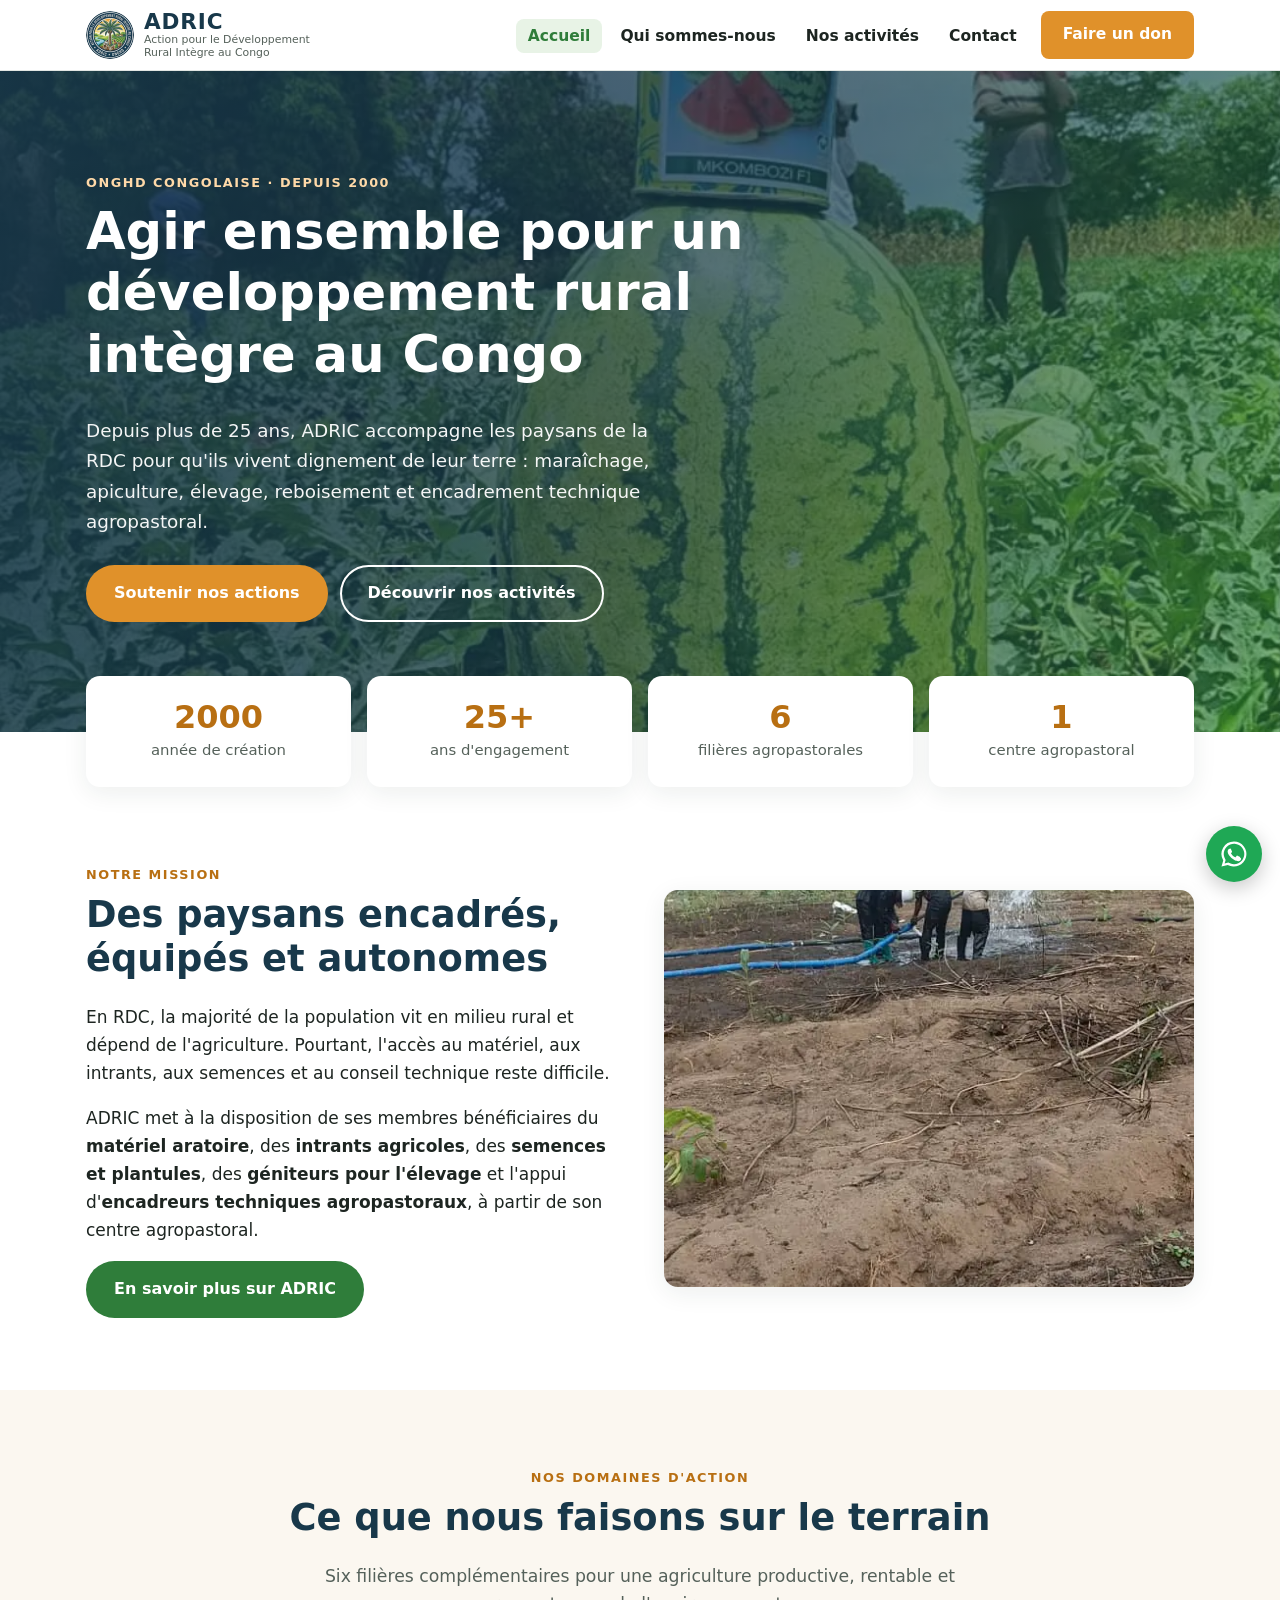
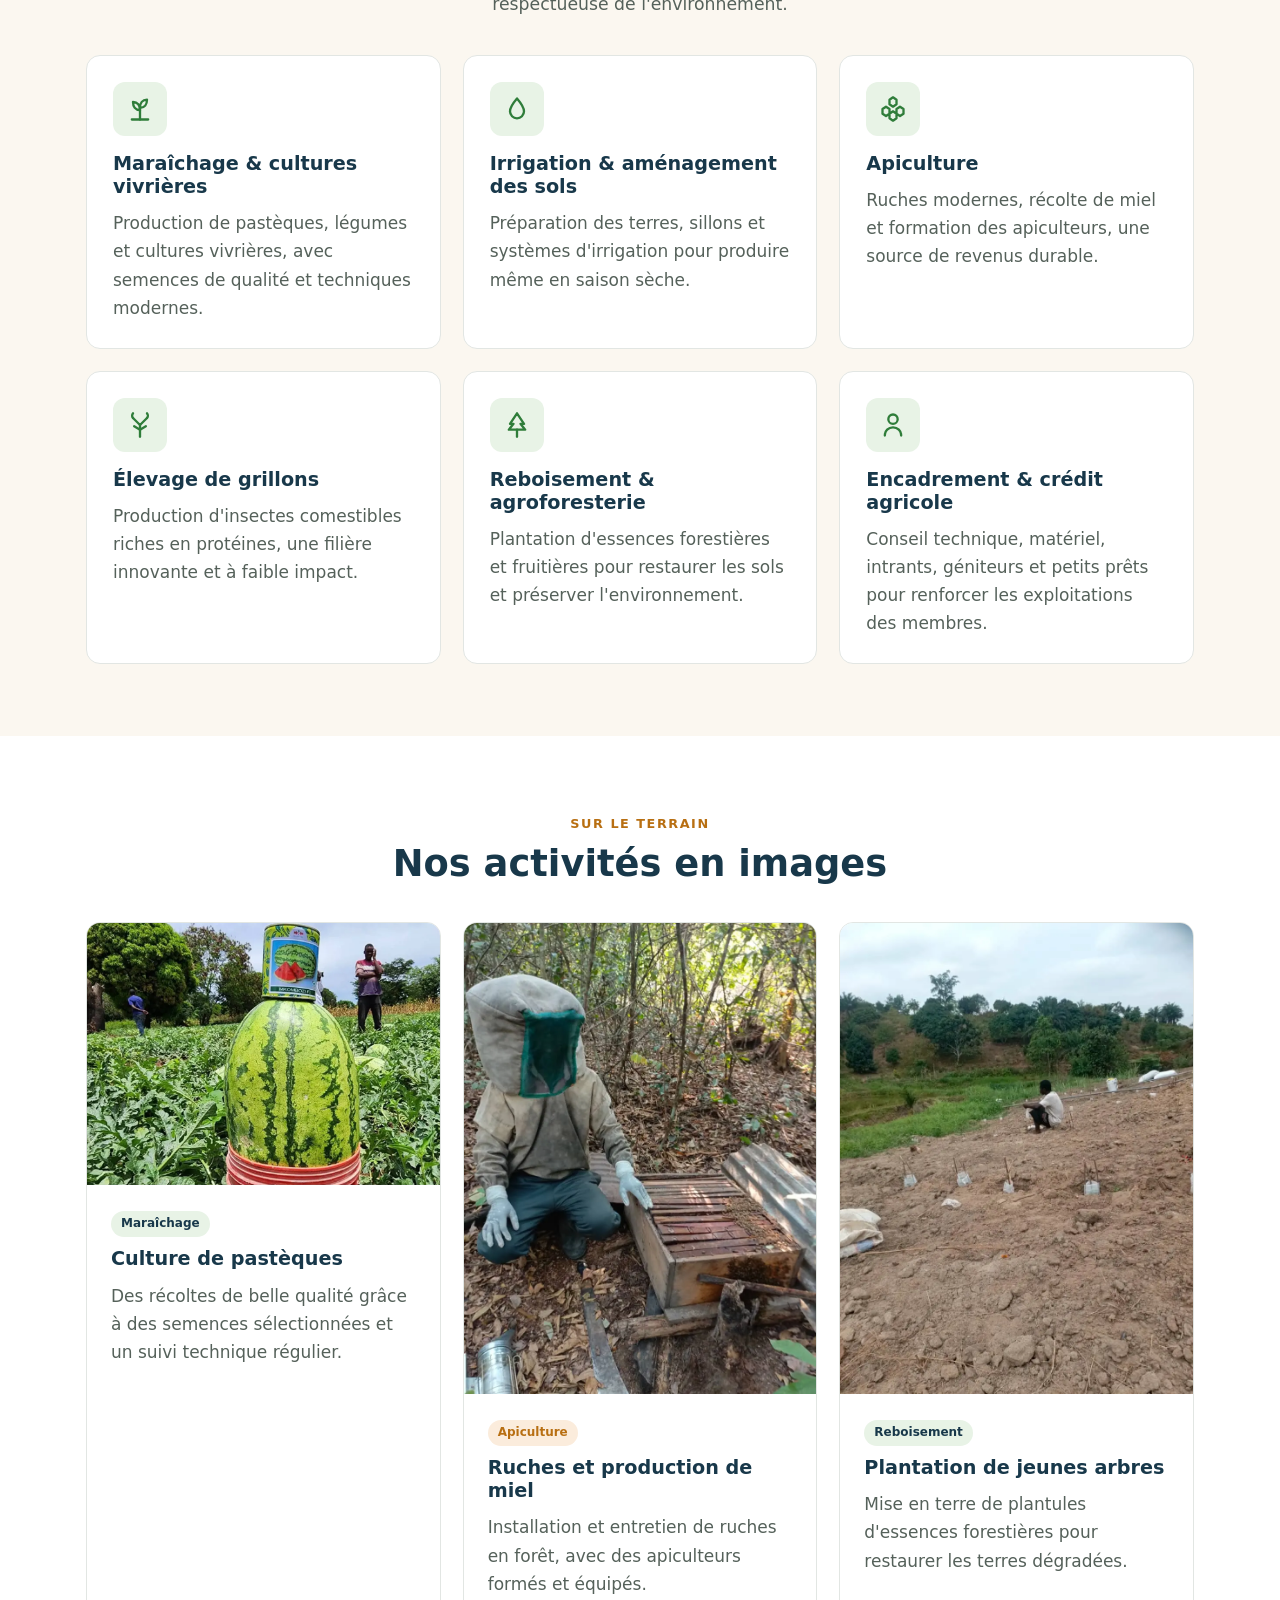
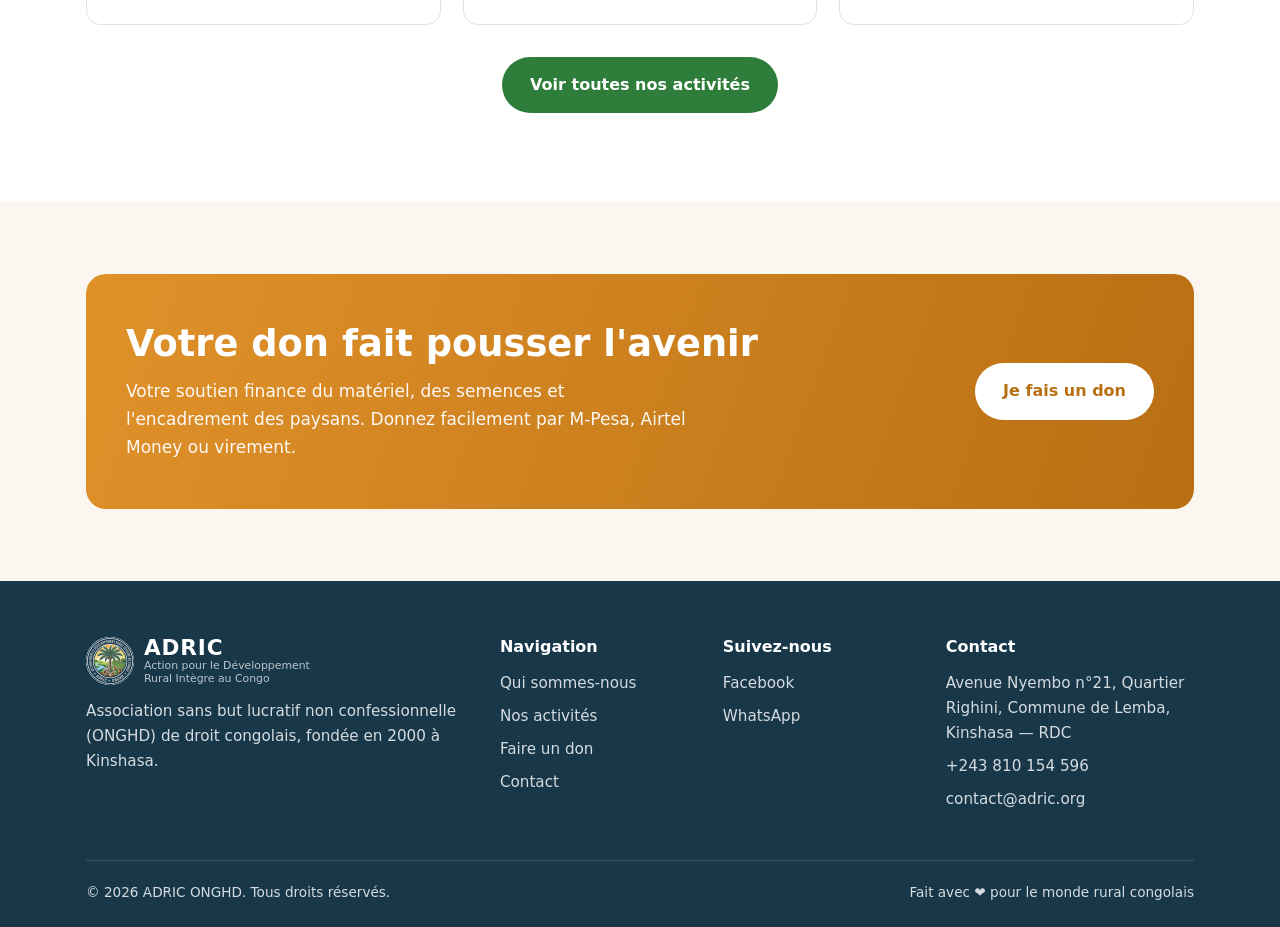
<file: index.html>
<!doctype html>
<html lang="fr">
<head>
  <meta charset="utf-8">
  <meta name="viewport" content="width=device-width, initial-scale=1">
  <title>ADRIC — Action pour le Développement Rural Intègre au Congo</title>
  <meta name="description" content="ADRIC est une ONG de développement congolaise fondée en 2000 à Kinshasa : maraîchage, apiculture, élevage, reboisement et encadrement technique des paysans en RDC.">
  <link rel="icon" href="images/favicon.png" type="image/png">
  <link rel="stylesheet" href="css/style.css">
</head>
<body>

<header class="entete">
  <div class="conteneur">
    <a href="index.html" class="logo" aria-label="ADRIC, accueil">
      <img src="images/logo-96.png" alt="" width="48" height="48">
      <span><strong>ADRIC</strong><small>Action pour le Développement Rural Intègre au Congo</small></span>
    </a>
    <button class="menu-bouton" aria-label="Ouvrir le menu" aria-expanded="false">
      <svg viewBox="0 0 24 24" fill="none" stroke="currentColor" stroke-width="2.2" stroke-linecap="round"><path d="M4 7h16M4 12h16M4 17h16"/></svg>
    </button>
    <nav class="nav">
      <ul>
        <li><a href="index.html" aria-current="page">Accueil</a></li>
        <li><a href="a-propos.html">Qui sommes-nous</a></li>
        <li><a href="projets.html">Nos activités</a></li>
        <li><a href="contact.html">Contact</a></li>
        <li><a href="don.html" class="btn">Faire un don</a></li>
      </ul>
    </nav>
  </div>
</header>

<main>
  <section class="heros">
    <div class="conteneur">
      <span class="surtitre" style="color:#ffd9a8">ONGHD congolaise · Depuis 2000</span>
      <h1>Agir ensemble pour un développement rural intègre au Congo</h1>
      <p>Depuis plus de 25 ans, ADRIC accompagne les paysans de la RDC pour qu'ils vivent dignement de leur terre : maraîchage, apiculture, élevage, reboisement et encadrement technique agropastoral.</p>
      <div class="actions">
        <a href="don.html" class="btn btn--ocre">Soutenir nos actions</a>
        <a href="projets.html" class="btn btn--contour">Découvrir nos activités</a>
      </div>
    </div>
  </section>

  <div class="conteneur">
    <div class="chiffres">
      <div class="chiffre"><strong>2000</strong><span>année de création</span></div>
      <div class="chiffre"><strong>25+</strong><span>ans d'engagement</span></div>
      <div class="chiffre"><strong>6</strong><span>filières agropastorales</span></div>
      <div class="chiffre"><strong>1</strong><span>centre agropastoral</span></div>
    </div>
  </div>

  <section class="section">
    <div class="conteneur grille grille--2">
      <div>
        <span class="surtitre">Notre mission</span>
        <h2>Des paysans encadrés, équipés et autonomes</h2>
        <p>En RDC, la majorité de la population vit en milieu rural et dépend de l'agriculture. Pourtant, l'accès au matériel, aux intrants, aux semences et au conseil technique reste difficile.</p>
        <p>ADRIC met à la disposition de ses membres bénéficiaires du <strong>matériel aratoire</strong>, des <strong>intrants agricoles</strong>, des <strong>semences et plantules</strong>, des <strong>géniteurs pour l'élevage</strong> et l'appui d'<strong>encadreurs techniques agropastoraux</strong>, à partir de son centre agropastoral.</p>
        <a href="a-propos.html" class="btn btn--vert">En savoir plus sur ADRIC</a>
      </div>
      <img class="photo" src="images/irrigation.webp" alt="Équipe d'ADRIC installant un système d'irrigation dans un champ" loading="lazy">
    </div>
  </section>

  <section class="section section--sable">
    <div class="conteneur">
      <div class="centre">
        <span class="surtitre">Nos domaines d'action</span>
        <h2>Ce que nous faisons sur le terrain</h2>
        <p class="intro">Six filières complémentaires pour une agriculture productive, rentable et respectueuse de l'environnement.</p>
      </div>
      <div class="grille grille--3" style="margin-top:36px">
        <article class="carte">
          <div class="icone"><svg viewBox="0 0 24 24" fill="none" stroke="currentColor" stroke-width="2" stroke-linecap="round" stroke-linejoin="round"><path d="M12 21V11"/><path d="M12 13c-4 0-6-3-6-7 4 0 6 3 6 7zM12 11c0-4 2-7 6-7 0 4-2 7-6 7z"/><path d="M5 21h14"/></svg></div>
          <h3>Maraîchage & cultures vivrières</h3>
          <p>Production de pastèques, légumes et cultures vivrières, avec semences de qualité et techniques modernes.</p>
        </article>
        <article class="carte">
          <div class="icone"><svg viewBox="0 0 24 24" fill="none" stroke="currentColor" stroke-width="2" stroke-linecap="round" stroke-linejoin="round"><path d="M12 3s6 7 6 11a6 6 0 0 1-12 0c0-4 6-11 6-11z"/></svg></div>
          <h3>Irrigation & aménagement des sols</h3>
          <p>Préparation des terres, sillons et systèmes d'irrigation pour produire même en saison sèche.</p>
        </article>
        <article class="carte">
          <div class="icone"><svg viewBox="0 0 24 24" fill="none" stroke="currentColor" stroke-width="2" stroke-linecap="round" stroke-linejoin="round"><path d="M12 2l3 2v4l-3 2-3-2V4z"/><path d="M6 10l3 2v4l-3 2-3-2v-4zM18 10l3 2v4l-3 2-3-2v-4zM12 14l3 2v4l-3 2-3-2v-4z"/></svg></div>
          <h3>Apiculture</h3>
          <p>Ruches modernes, récolte de miel et formation des apiculteurs, une source de revenus durable.</p>
        </article>
        <article class="carte">
          <div class="icone"><svg viewBox="0 0 24 24" fill="none" stroke="currentColor" stroke-width="2" stroke-linecap="round" stroke-linejoin="round"><path d="M12 22V12"/><path d="M12 12L6 6M12 12l6-6M12 16l-5-3M12 16l5-3"/><path d="M6 6c-1-1-1-3 0-4M18 6c1-1 1-3 0-4"/></svg></div>
          <h3>Élevage de grillons</h3>
          <p>Production d'insectes comestibles riches en protéines, une filière innovante et à faible impact.</p>
        </article>
        <article class="carte">
          <div class="icone"><svg viewBox="0 0 24 24" fill="none" stroke="currentColor" stroke-width="2" stroke-linecap="round" stroke-linejoin="round"><path d="M12 22v-6"/><path d="M12 2l6 9h-3l4 5H5l4-5H6z"/></svg></div>
          <h3>Reboisement & agroforesterie</h3>
          <p>Plantation d'essences forestières et fruitières pour restaurer les sols et préserver l'environnement.</p>
        </article>
        <article class="carte">
          <div class="icone"><svg viewBox="0 0 24 24" fill="none" stroke="currentColor" stroke-width="2" stroke-linecap="round" stroke-linejoin="round"><circle cx="12" cy="7" r="4"/><path d="M5 21c0-4 3-7 7-7s7 3 7 7"/></svg></div>
          <h3>Encadrement & crédit agricole</h3>
          <p>Conseil technique, matériel, intrants, géniteurs et petits prêts pour renforcer les exploitations des membres.</p>
        </article>
      </div>
    </div>
  </section>

  <section class="section">
    <div class="conteneur">
      <div class="centre">
        <span class="surtitre">Sur le terrain</span>
        <h2>Nos activités en images</h2>
      </div>
      <div class="grille grille--3" style="margin-top:36px">
        <article class="carte projet">
          <div class="visuel"><img src="images/pasteques.webp" alt="Pastèque récoltée dans un champ d'ADRIC" loading="lazy"></div>
          <div class="corps">
            <span class="etiquette">Maraîchage</span>
            <h3>Culture de pastèques</h3>
            <p>Des récoltes de belle qualité grâce à des semences sélectionnées et un suivi technique régulier.</p>
          </div>
        </article>
        <article class="carte projet">
          <div class="visuel"><img src="images/apiculture.webp" alt="Apiculteur d'ADRIC en tenue de protection devant une ruche" loading="lazy"></div>
          <div class="corps">
            <span class="etiquette etiquette--ocre">Apiculture</span>
            <h3>Ruches et production de miel</h3>
            <p>Installation et entretien de ruches en forêt, avec des apiculteurs formés et équipés.</p>
          </div>
        </article>
        <article class="carte projet">
          <div class="visuel"><img src="images/reboisement.webp" alt="Jeunes plants alignés sur une parcelle en cours de reboisement" loading="lazy"></div>
          <div class="corps">
            <span class="etiquette">Reboisement</span>
            <h3>Plantation de jeunes arbres</h3>
            <p>Mise en terre de plantules d'essences forestières pour restaurer les terres dégradées.</p>
          </div>
        </article>
      </div>
      <p class="centre" style="margin-top:32px"><a href="projets.html" class="btn btn--vert">Voir toutes nos activités</a></p>
    </div>
  </section>

  <section class="section section--sable">
    <div class="conteneur">
      <div class="bandeau-don">
        <div>
          <h2>Votre don fait pousser l'avenir</h2>
          <p>Votre soutien finance du matériel, des semences et l'encadrement des paysans. Donnez facilement par M-Pesa, Airtel Money ou virement.</p>
        </div>
        <a href="don.html" class="btn">Je fais un don</a>
      </div>
    </div>
  </section>
</main>

<footer class="pied">
  <div class="conteneur">
    <div class="grille">
      <div>
        <a href="index.html" class="logo">
          <img src="images/logo-96.png" alt="" width="48" height="48">
          <span><strong>ADRIC</strong><small>Action pour le Développement Rural Intègre au Congo</small></span>
        </a>
        <p>Association sans but lucratif non confessionnelle (ONGHD) de droit congolais, fondée en 2000 à Kinshasa.</p>
      </div>
      <div>
        <h3>Navigation</h3>
        <ul>
          <li><a href="a-propos.html">Qui sommes-nous</a></li>
          <li><a href="projets.html">Nos activités</a></li>
          <li><a href="don.html">Faire un don</a></li>
          <li><a href="contact.html">Contact</a></li>
        </ul>
      </div>
      <div>
        <h3>Suivez-nous</h3>
        <ul>
          <li><a href="#">Facebook</a></li>
          <li><a href="#" data-whatsapp="Bonjour ADRIC,">WhatsApp</a></li>
        </ul>
      </div>
      <div>
        <h3>Contact</h3>
        <ul>
          <li>Avenue Nyembo n°21, Quartier Righini, Commune de Lemba, Kinshasa — RDC</li>
          <li><a href="tel:+243810154596">+243 810 154 596</a></li>
          <li><a href="mailto:contact@adric.org">contact@adric.org</a></li>
        </ul>
      </div>
    </div>
    <div class="pied-bas">
      <span>© <span data-annee></span> ADRIC ONGHD. Tous droits réservés.</span>
      <span>Fait avec ❤ pour le monde rural congolais</span>
    </div>
  </div>
</footer>

<a class="whatsapp-flottant" href="#" data-whatsapp="Bonjour ADRIC, je souhaite avoir des informations." aria-label="Nous écrire sur WhatsApp">
  <svg viewBox="0 0 24 24" fill="currentColor"><path d="M12 2a10 10 0 0 0-8.6 15.1L2 22l5-1.3A10 10 0 1 0 12 2zm0 18.2a8.2 8.2 0 0 1-4.2-1.2l-.3-.2-3 .8.8-2.9-.2-.3A8.2 8.2 0 1 1 12 20.2zm4.5-6.1c-.2-.1-1.5-.7-1.7-.8-.2-.1-.4-.1-.6.1l-.8 1c-.1.2-.3.2-.5.1a6.7 6.7 0 0 1-3.3-2.9c-.2-.4.3-.4.8-1.3.1-.2 0-.3 0-.4l-.8-1.8c-.2-.5-.4-.4-.6-.4h-.5a1 1 0 0 0-.7.3 3 3 0 0 0-.9 2.2 5.2 5.2 0 0 0 1.1 2.8 11.9 11.9 0 0 0 4.6 4c1.7.7 2.3.8 3.2.7.5-.1 1.5-.6 1.7-1.2.2-.6.2-1.1.1-1.2l-.4-.2z"/></svg>
</a>

<script src="js/main.js"></script>
</body>
</html>
</file>
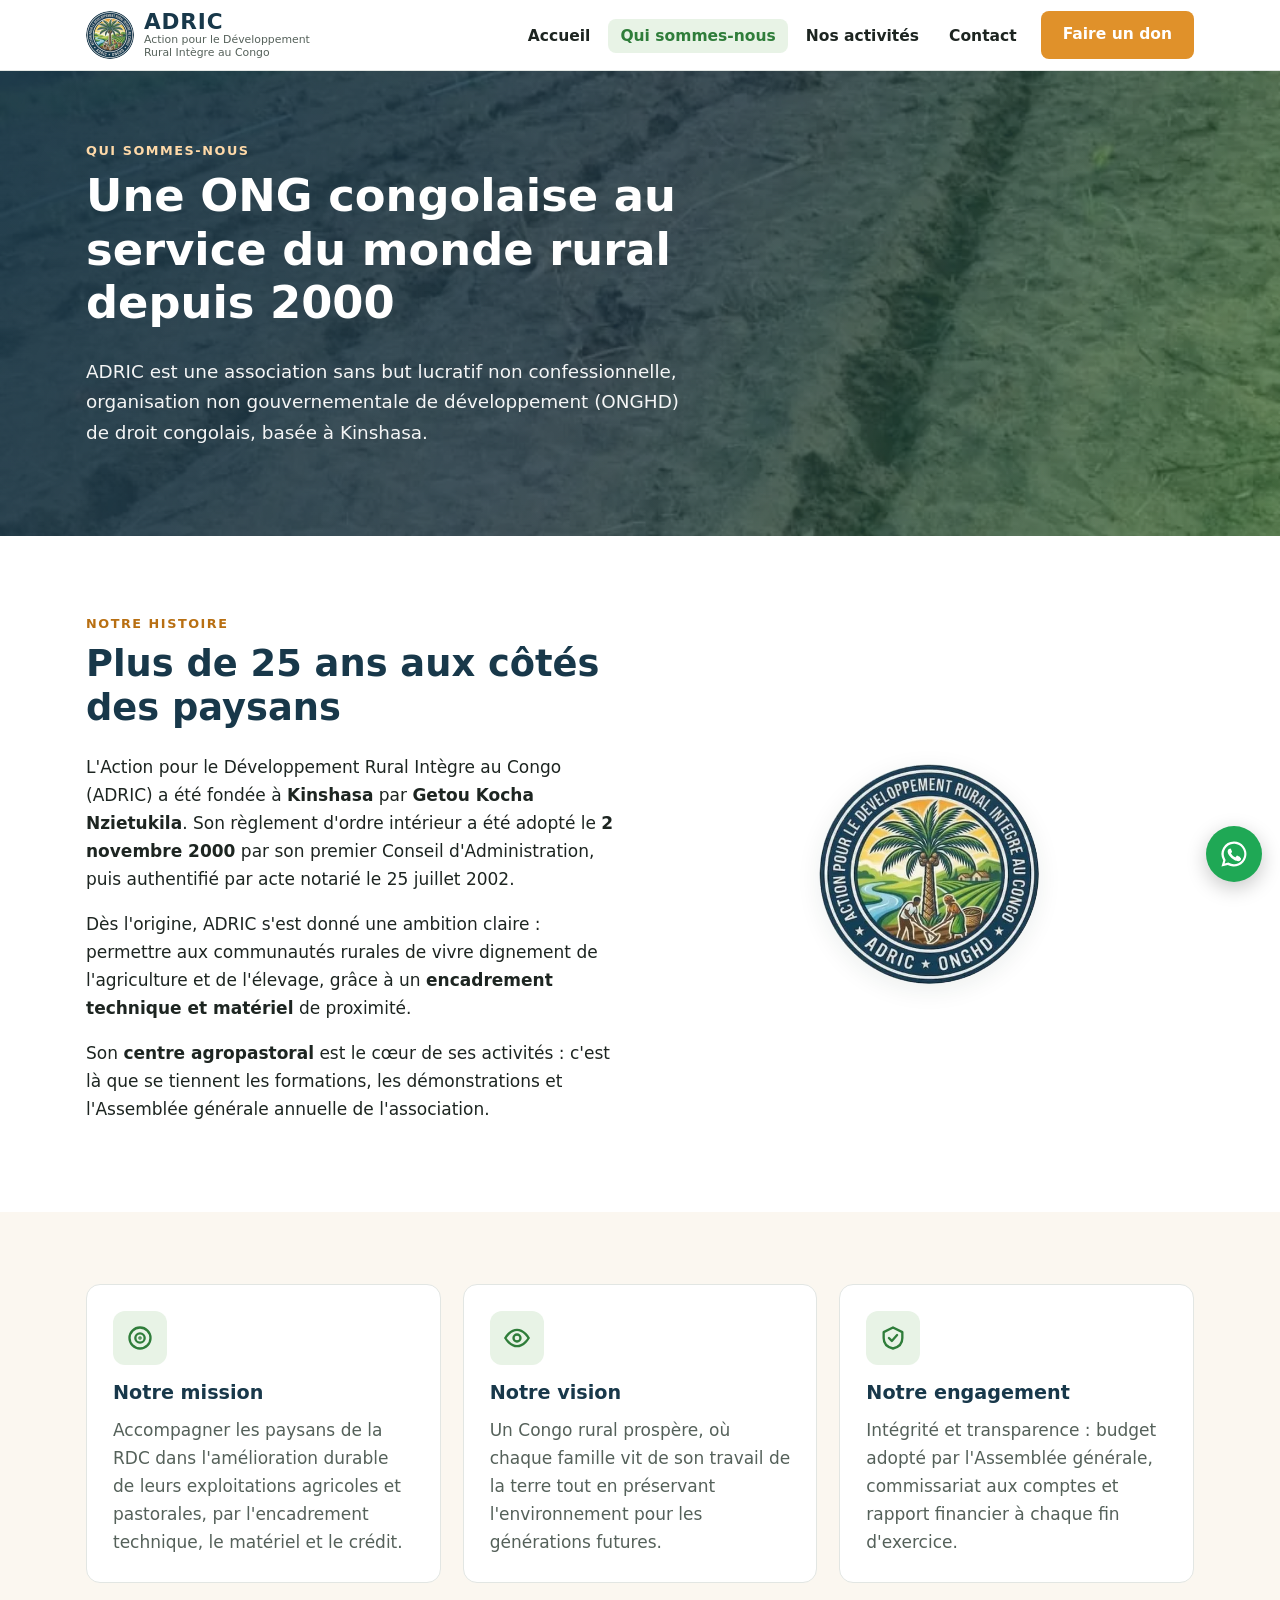
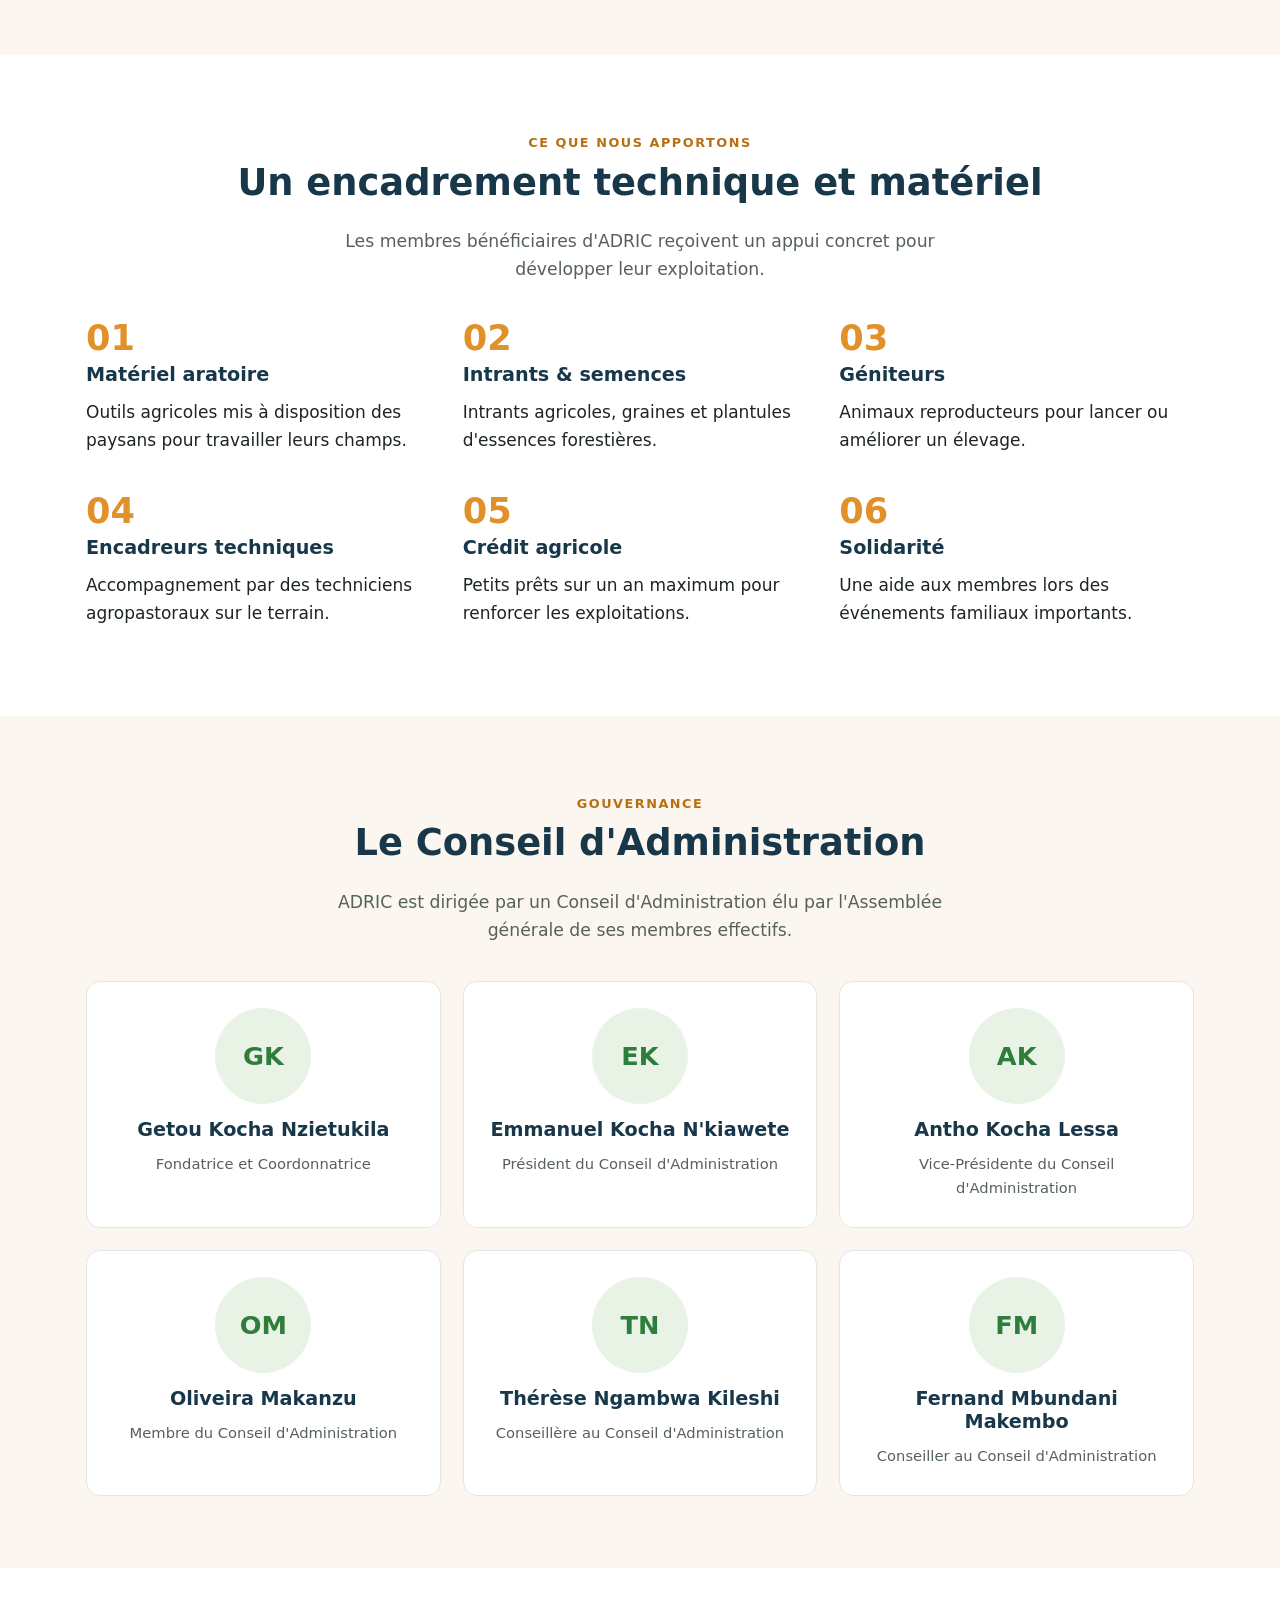
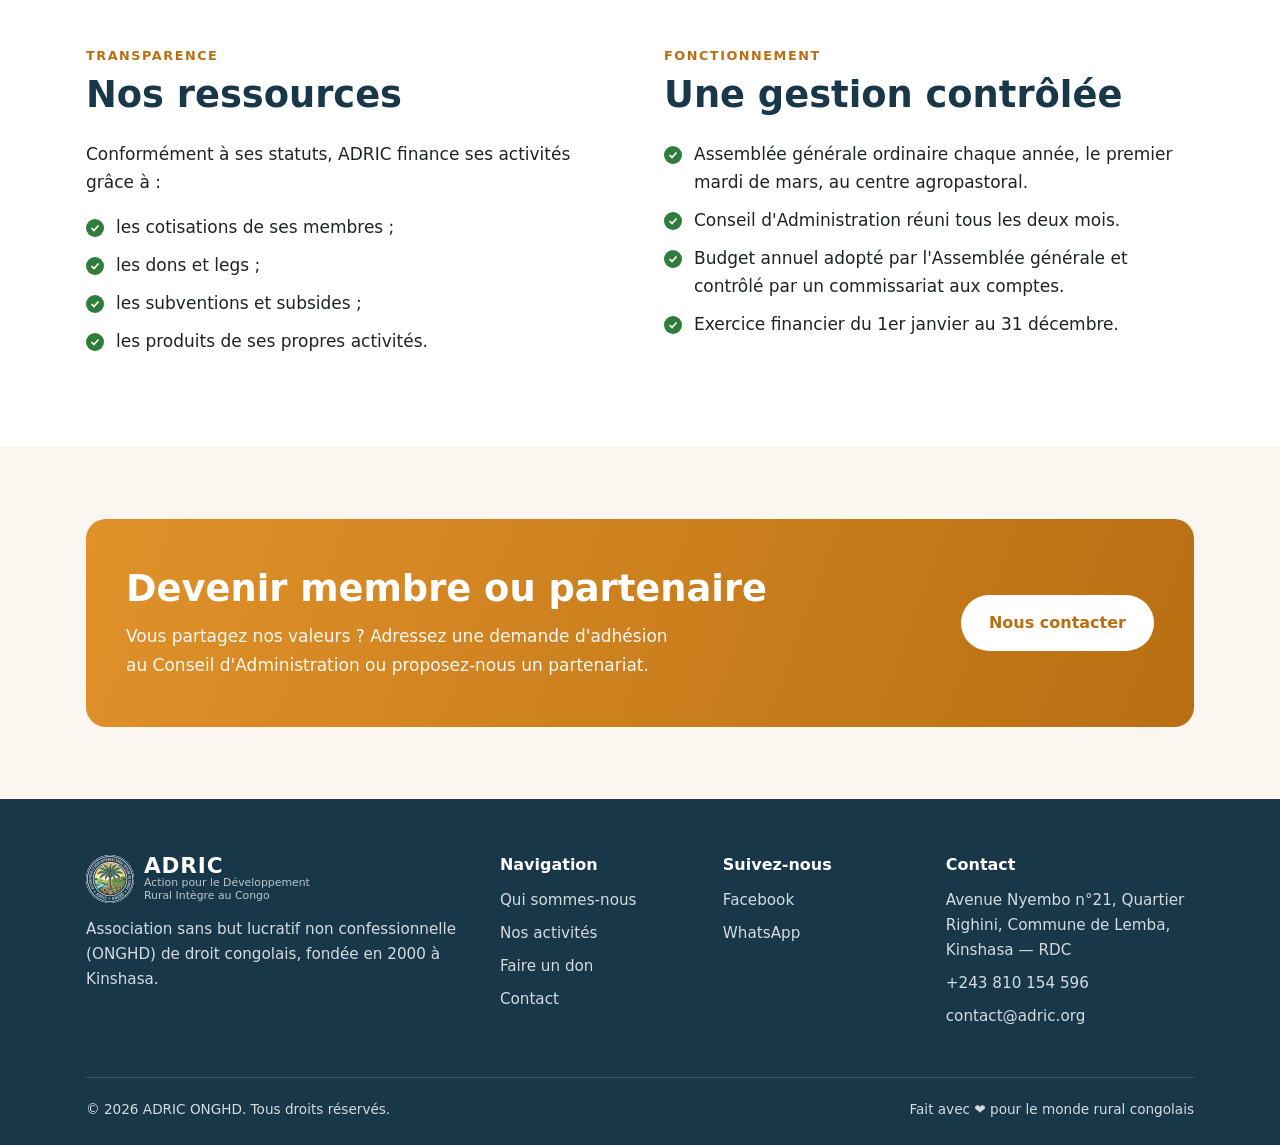
<file: a-propos.html>
<!doctype html>
<html lang="fr">
<head>
  <meta charset="utf-8">
  <meta name="viewport" content="width=device-width, initial-scale=1">
  <title>Qui sommes-nous — ADRIC</title>
  <meta name="description" content="Histoire, mission, gouvernance et transparence d'ADRIC, ONGHD congolaise fondée en 2000 à Kinshasa.">
  <link rel="icon" href="images/favicon.png" type="image/png">
  <link rel="stylesheet" href="css/style.css">
</head>
<body>

<header class="entete">
  <div class="conteneur">
    <a href="index.html" class="logo" aria-label="ADRIC, accueil">
      <img src="images/logo-96.png" alt="" width="48" height="48">
      <span><strong>ADRIC</strong><small>Action pour le Développement Rural Intègre au Congo</small></span>
    </a>
    <button class="menu-bouton" aria-label="Ouvrir le menu" aria-expanded="false">
      <svg viewBox="0 0 24 24" fill="none" stroke="currentColor" stroke-width="2.2" stroke-linecap="round"><path d="M4 7h16M4 12h16M4 17h16"/></svg>
    </button>
    <nav class="nav">
      <ul>
        <li><a href="index.html">Accueil</a></li>
        <li><a href="a-propos.html" aria-current="page">Qui sommes-nous</a></li>
        <li><a href="projets.html">Nos activités</a></li>
        <li><a href="contact.html">Contact</a></li>
        <li><a href="don.html" class="btn">Faire un don</a></li>
      </ul>
    </nav>
  </div>
</header>

<main>
  <section class="heros heros--page" style="--photo-heros:url('../images/preparation-sols.webp')">
    <div class="conteneur">
      <span class="surtitre" style="color:#ffd9a8">Qui sommes-nous</span>
      <h1>Une ONG congolaise au service du monde rural depuis 2000</h1>
      <p>ADRIC est une association sans but lucratif non confessionnelle, organisation non gouvernementale de développement (ONGHD) de droit congolais, basée à Kinshasa.</p>
    </div>
  </section>

  <section class="section">
    <div class="conteneur grille grille--2">
      <div>
        <span class="surtitre">Notre histoire</span>
        <h2>Plus de 25 ans aux côtés des paysans</h2>
        <p>L'Action pour le Développement Rural Intègre au Congo (ADRIC) a été fondée à <strong>Kinshasa</strong> par <strong>Getou Kocha Nzietukila</strong>. Son règlement d'ordre intérieur a été adopté le <strong>2 novembre 2000</strong> par son premier Conseil d'Administration, puis authentifié par acte notarié le 25 juillet 2002.</p>
        <p>Dès l'origine, ADRIC s'est donné une ambition claire : permettre aux communautés rurales de vivre dignement de l'agriculture et de l'élevage, grâce à un <strong>encadrement technique et matériel</strong> de proximité.</p>
        <p>Son <strong>centre agropastoral</strong> est le cœur de ses activités : c'est là que se tiennent les formations, les démonstrations et l'Assemblée générale annuelle de l'association.</p>
      </div>
      <img class="logo-grand" src="images/logo-400.webp" alt="Logo d'ADRIC ONGHD : un palmier, deux paysans au travail et un champ au bord d'une rivière" width="220" height="220">
    </div>
  </section>

  <section class="section section--sable">
    <div class="conteneur grille grille--3">
      <article class="carte">
        <div class="icone"><svg viewBox="0 0 24 24" fill="none" stroke="currentColor" stroke-width="2" stroke-linecap="round"><circle cx="12" cy="12" r="9"/><circle cx="12" cy="12" r="4"/><circle cx="12" cy="12" r="0.5"/></svg></div>
        <h3>Notre mission</h3>
        <p>Accompagner les paysans de la RDC dans l'amélioration durable de leurs exploitations agricoles et pastorales, par l'encadrement technique, le matériel et le crédit.</p>
      </article>
      <article class="carte">
        <div class="icone"><svg viewBox="0 0 24 24" fill="none" stroke="currentColor" stroke-width="2" stroke-linecap="round"><path d="M2 12s4-7 10-7 10 7 10 7-4 7-10 7S2 12 2 12z"/><circle cx="12" cy="12" r="3"/></svg></div>
        <h3>Notre vision</h3>
        <p>Un Congo rural prospère, où chaque famille vit de son travail de la terre tout en préservant l'environnement pour les générations futures.</p>
      </article>
      <article class="carte">
        <div class="icone"><svg viewBox="0 0 24 24" fill="none" stroke="currentColor" stroke-width="2" stroke-linecap="round" stroke-linejoin="round"><path d="M12 3l8 4v5c0 5-3.5 8-8 9-4.5-1-8-4-8-9V7z"/><path d="M8.5 12l2.5 2.5 4.5-5"/></svg></div>
        <h3>Notre engagement</h3>
        <p>Intégrité et transparence : budget adopté par l'Assemblée générale, commissariat aux comptes et rapport financier à chaque fin d'exercice.</p>
      </article>
    </div>
  </section>

  <section class="section">
    <div class="conteneur">
      <div class="centre">
        <span class="surtitre">Ce que nous apportons</span>
        <h2>Un encadrement technique et matériel</h2>
        <p class="intro">Les membres bénéficiaires d'ADRIC reçoivent un appui concret pour développer leur exploitation.</p>
      </div>
      <div class="grille grille--3" style="margin-top:36px">
        <div class="etape"><strong>01</strong><h3>Matériel aratoire</h3><p>Outils agricoles mis à disposition des paysans pour travailler leurs champs.</p></div>
        <div class="etape"><strong>02</strong><h3>Intrants & semences</h3><p>Intrants agricoles, graines et plantules d'essences forestières.</p></div>
        <div class="etape"><strong>03</strong><h3>Géniteurs</h3><p>Animaux reproducteurs pour lancer ou améliorer un élevage.</p></div>
        <div class="etape"><strong>04</strong><h3>Encadreurs techniques</h3><p>Accompagnement par des techniciens agropastoraux sur le terrain.</p></div>
        <div class="etape"><strong>05</strong><h3>Crédit agricole</h3><p>Petits prêts sur un an maximum pour renforcer les exploitations.</p></div>
        <div class="etape"><strong>06</strong><h3>Solidarité</h3><p>Une aide aux membres lors des événements familiaux importants.</p></div>
      </div>
    </div>
  </section>

  <section class="section section--sable">
    <div class="conteneur">
      <div class="centre">
        <span class="surtitre">Gouvernance</span>
        <h2>Le Conseil d'Administration</h2>
        <p class="intro">ADRIC est dirigée par un Conseil d'Administration élu par l'Assemblée générale de ses membres effectifs.</p>
      </div>
      <div class="grille grille--3" style="margin-top:36px">
        <div class="carte membre"><div class="avatar">GK</div><h3>Getou Kocha Nzietukila</h3><p>Fondatrice et Coordonnatrice</p></div>
        <div class="carte membre"><div class="avatar">EK</div><h3>Emmanuel Kocha N'kiawete</h3><p>Président du Conseil d'Administration</p></div>
        <div class="carte membre"><div class="avatar">AK</div><h3>Antho Kocha Lessa</h3><p>Vice-Présidente du Conseil d'Administration</p></div>
        <div class="carte membre"><div class="avatar">OM</div><h3>Oliveira Makanzu</h3><p>Membre du Conseil d'Administration</p></div>
        <div class="carte membre"><div class="avatar">TN</div><h3>Thérèse Ngambwa Kileshi</h3><p>Conseillère au Conseil d'Administration</p></div>
        <div class="carte membre"><div class="avatar">FM</div><h3>Fernand Mbundani Makembo</h3><p>Conseiller au Conseil d'Administration</p></div>
      </div>
    </div>
  </section>

  <section class="section">
    <div class="conteneur grille grille--2" style="align-items:start">
      <div>
        <span class="surtitre">Transparence</span>
        <h2>Nos ressources</h2>
        <p>Conformément à ses statuts, ADRIC finance ses activités grâce à :</p>
        <ul class="liste-coche">
          <li>les cotisations de ses membres ;</li>
          <li>les dons et legs ;</li>
          <li>les subventions et subsides ;</li>
          <li>les produits de ses propres activités.</li>
        </ul>
      </div>
      <div>
        <span class="surtitre">Fonctionnement</span>
        <h2>Une gestion contrôlée</h2>
        <ul class="liste-coche">
          <li>Assemblée générale ordinaire chaque année, le premier mardi de mars, au centre agropastoral.</li>
          <li>Conseil d'Administration réuni tous les deux mois.</li>
          <li>Budget annuel adopté par l'Assemblée générale et contrôlé par un commissariat aux comptes.</li>
          <li>Exercice financier du 1er janvier au 31 décembre.</li>
        </ul>
      </div>
    </div>
  </section>

  <section class="section section--sable">
    <div class="conteneur">
      <div class="bandeau-don">
        <div>
          <h2>Devenir membre ou partenaire</h2>
          <p>Vous partagez nos valeurs ? Adressez une demande d'adhésion au Conseil d'Administration ou proposez-nous un partenariat.</p>
        </div>
        <a href="contact.html" class="btn">Nous contacter</a>
      </div>
    </div>
  </section>
</main>

<footer class="pied">
  <div class="conteneur">
    <div class="grille">
      <div>
        <a href="index.html" class="logo">
          <img src="images/logo-96.png" alt="" width="48" height="48">
          <span><strong>ADRIC</strong><small>Action pour le Développement Rural Intègre au Congo</small></span>
        </a>
        <p>Association sans but lucratif non confessionnelle (ONGHD) de droit congolais, fondée en 2000 à Kinshasa.</p>
      </div>
      <div>
        <h3>Navigation</h3>
        <ul>
          <li><a href="a-propos.html">Qui sommes-nous</a></li>
          <li><a href="projets.html">Nos activités</a></li>
          <li><a href="don.html">Faire un don</a></li>
          <li><a href="contact.html">Contact</a></li>
        </ul>
      </div>
      <div>
        <h3>Suivez-nous</h3>
        <ul>
          <li><a href="#">Facebook</a></li>
          <li><a href="#" data-whatsapp="Bonjour ADRIC,">WhatsApp</a></li>
        </ul>
      </div>
      <div>
        <h3>Contact</h3>
        <ul>
          <li>Avenue Nyembo n°21, Quartier Righini, Commune de Lemba, Kinshasa — RDC</li>
          <li><a href="tel:+243810154596">+243 810 154 596</a></li>
          <li><a href="mailto:contact@adric.org">contact@adric.org</a></li>
        </ul>
      </div>
    </div>
    <div class="pied-bas">
      <span>© <span data-annee></span> ADRIC ONGHD. Tous droits réservés.</span>
      <span>Fait avec ❤ pour le monde rural congolais</span>
    </div>
  </div>
</footer>

<a class="whatsapp-flottant" href="#" data-whatsapp="Bonjour ADRIC, je souhaite avoir des informations." aria-label="Nous écrire sur WhatsApp">
  <svg viewBox="0 0 24 24" fill="currentColor"><path d="M12 2a10 10 0 0 0-8.6 15.1L2 22l5-1.3A10 10 0 1 0 12 2zm0 18.2a8.2 8.2 0 0 1-4.2-1.2l-.3-.2-3 .8.8-2.9-.2-.3A8.2 8.2 0 1 1 12 20.2zm4.5-6.1c-.2-.1-1.5-.7-1.7-.8-.2-.1-.4-.1-.6.1l-.8 1c-.1.2-.3.2-.5.1a6.7 6.7 0 0 1-3.3-2.9c-.2-.4.3-.4.8-1.3.1-.2 0-.3 0-.4l-.8-1.8c-.2-.5-.4-.4-.6-.4h-.5a1 1 0 0 0-.7.3 3 3 0 0 0-.9 2.2 5.2 5.2 0 0 0 1.1 2.8 11.9 11.9 0 0 0 4.6 4c1.7.7 2.3.8 3.2.7.5-.1 1.5-.6 1.7-1.2.2-.6.2-1.1.1-1.2l-.4-.2z"/></svg>
</a>

<script src="js/main.js"></script>
</body>
</html>
</file>
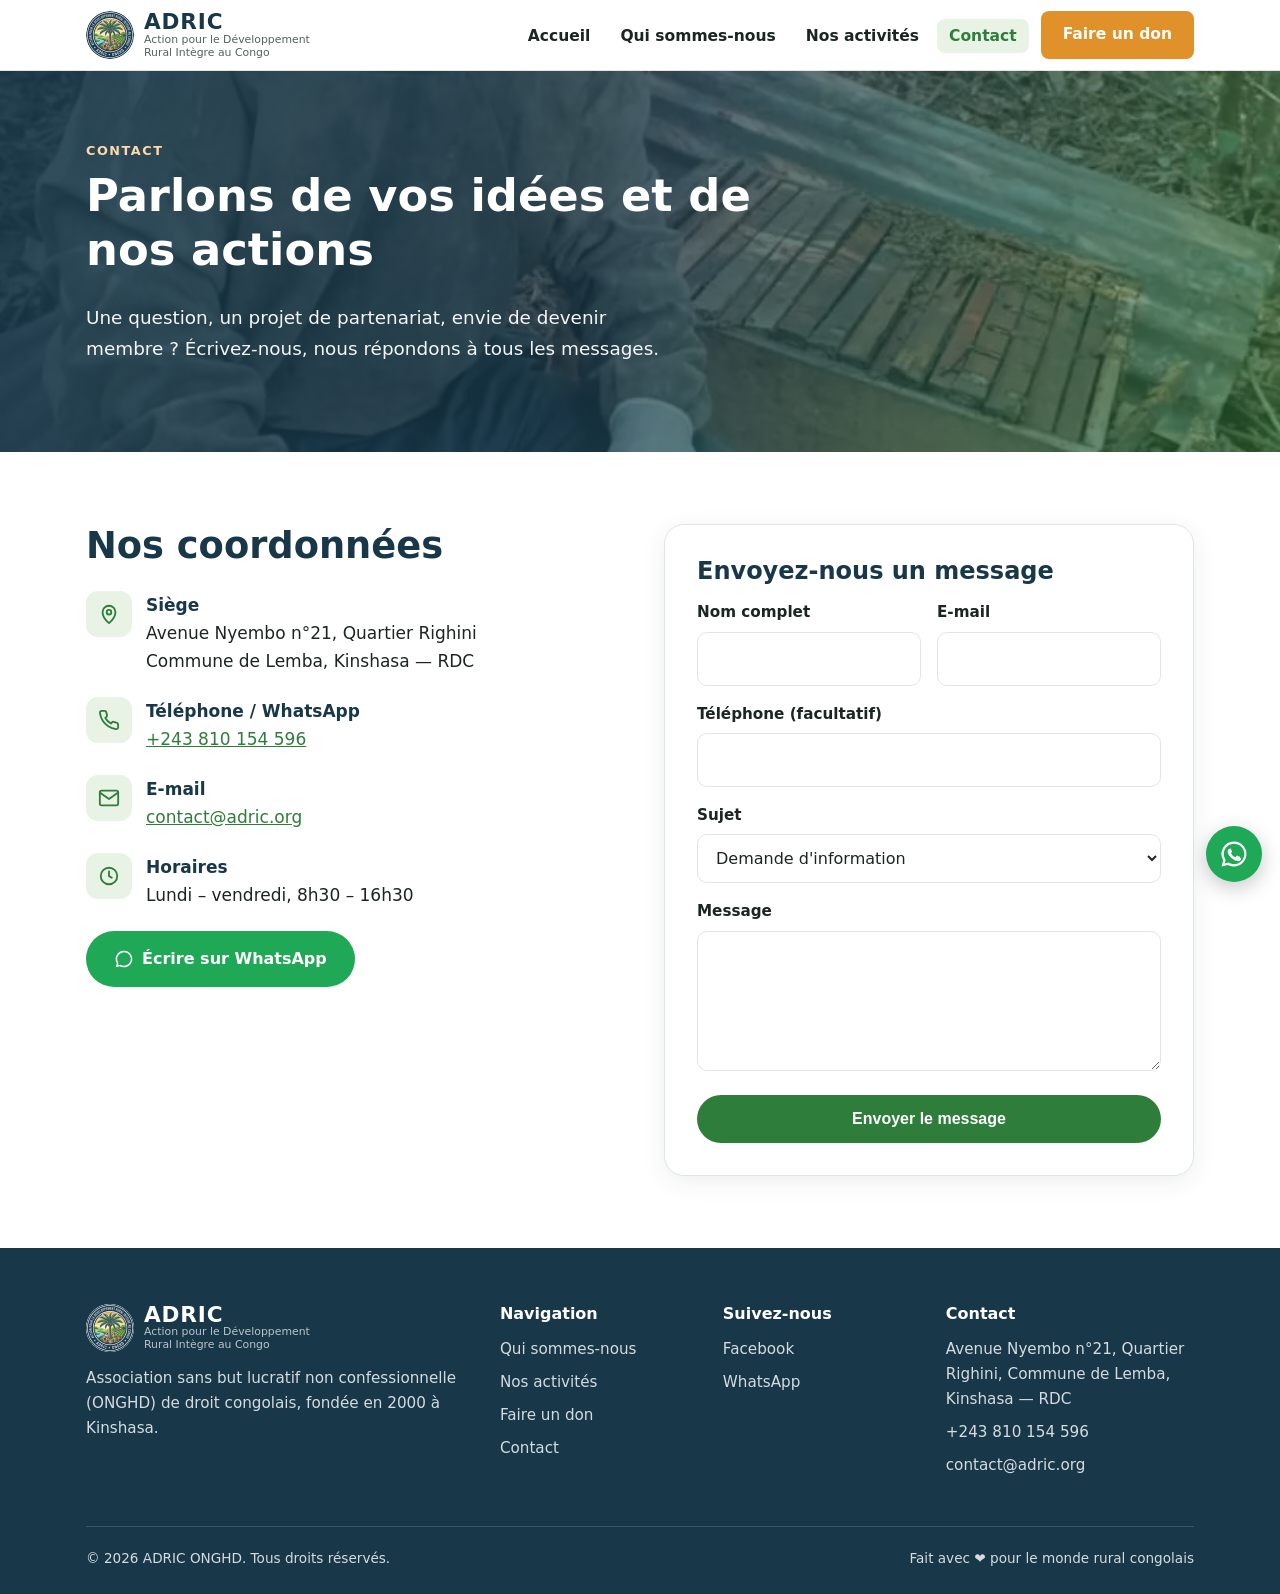
<file: contact.html>
<!doctype html>
<html lang="fr">
<head>
  <meta charset="utf-8">
  <meta name="viewport" content="width=device-width, initial-scale=1">
  <title>Contact — ADRIC</title>
  <meta name="description" content="Contactez ADRIC : partenariat, adhésion, informations. Téléphone, WhatsApp, e-mail et formulaire.">
  <link rel="icon" href="images/favicon.png" type="image/png">
  <link rel="stylesheet" href="css/style.css">
</head>
<body>

<header class="entete">
  <div class="conteneur">
    <a href="index.html" class="logo" aria-label="ADRIC, accueil">
      <img src="images/logo-96.png" alt="" width="48" height="48">
      <span><strong>ADRIC</strong><small>Action pour le Développement Rural Intègre au Congo</small></span>
    </a>
    <button class="menu-bouton" aria-label="Ouvrir le menu" aria-expanded="false">
      <svg viewBox="0 0 24 24" fill="none" stroke="currentColor" stroke-width="2.2" stroke-linecap="round"><path d="M4 7h16M4 12h16M4 17h16"/></svg>
    </button>
    <nav class="nav">
      <ul>
        <li><a href="index.html">Accueil</a></li>
        <li><a href="a-propos.html">Qui sommes-nous</a></li>
        <li><a href="projets.html">Nos activités</a></li>
        <li><a href="contact.html" aria-current="page">Contact</a></li>
        <li><a href="don.html" class="btn">Faire un don</a></li>
      </ul>
    </nav>
  </div>
</header>

<main>
  <section class="heros heros--page" style="--photo-heros:url('../images/apiculture-2.webp')">
    <div class="conteneur">
      <span class="surtitre" style="color:#ffd9a8">Contact</span>
      <h1>Parlons de vos idées et de nos actions</h1>
      <p>Une question, un projet de partenariat, envie de devenir membre ? Écrivez-nous, nous répondons à tous les messages.</p>
    </div>
  </section>

  <section class="section">
    <div class="conteneur grille grille--2" style="align-items:start">
      <div>
        <h2>Nos coordonnées</h2>
        <!-- ⚠️ À COMPLÉTER : coordonnées réelles -->
        <ul class="coordonnees">
          <li>
            <div class="icone"><svg viewBox="0 0 24 24" fill="none" stroke="currentColor" stroke-width="2" stroke-linecap="round" stroke-linejoin="round"><path d="M12 22s7-6 7-12a7 7 0 0 0-14 0c0 6 7 12 7 12z"/><circle cx="12" cy="10" r="2.5"/></svg></div>
            <div><strong>Siège</strong>Avenue Nyembo n°21, Quartier Righini<br>Commune de Lemba, Kinshasa — RDC</div>
          </li>
          <li>
            <div class="icone"><svg viewBox="0 0 24 24" fill="none" stroke="currentColor" stroke-width="2" stroke-linecap="round" stroke-linejoin="round"><path d="M22 16.9v3a2 2 0 0 1-2.2 2 19.8 19.8 0 0 1-8.6-3.1 19.5 19.5 0 0 1-6-6A19.8 19.8 0 0 1 2.1 4.2 2 2 0 0 1 4.1 2h3a2 2 0 0 1 2 1.7c.1.9.4 1.8.7 2.7a2 2 0 0 1-.5 2.1L8 9.8a16 16 0 0 0 6 6l1.3-1.3a2 2 0 0 1 2.1-.4c.9.3 1.8.6 2.7.7a2 2 0 0 1 1.7 2z"/></svg></div>
            <div><strong>Téléphone / WhatsApp</strong><a href="tel:+243810154596">+243 810 154 596</a></div>
          </li>
          <li>
            <div class="icone"><svg viewBox="0 0 24 24" fill="none" stroke="currentColor" stroke-width="2" stroke-linecap="round" stroke-linejoin="round"><rect x="2" y="4" width="20" height="16" rx="2"/><path d="M22 6l-10 7L2 6"/></svg></div>
            <div><strong>E-mail</strong><a href="mailto:contact@adric.org">contact@adric.org</a></div>
          </li>
          <li>
            <div class="icone"><svg viewBox="0 0 24 24" fill="none" stroke="currentColor" stroke-width="2" stroke-linecap="round"><circle cx="12" cy="12" r="9"/><path d="M12 7v5l3 2"/></svg></div>
            <div><strong>Horaires</strong>Lundi – vendredi, 8h30 – 16h30</div>
          </li>
        </ul>
        <a href="#" data-whatsapp="Bonjour ADRIC, je souhaite avoir des informations." class="btn btn-whatsapp">
          <svg viewBox="0 0 24 24" fill="currentColor"><path d="M12 2a10 10 0 0 0-8.6 15.1L2 22l5-1.3A10 10 0 1 0 12 2zm0 18.2a8.2 8.2 0 0 1-4.2-1.2l-.3-.2-3 .8.8-2.9-.2-.3A8.2 8.2 0 1 1 12 20.2z"/></svg>
          Écrire sur WhatsApp
        </a>
      </div>

      <div class="don-boite">
        <h2 style="font-size:1.5rem">Envoyez-nous un message</h2>
        <!-- ⚠️ À COMPLÉTER : remplacer VOTRE_ID par l'identifiant Formspree (voir LISEZMOI.md) -->
        <form id="form-contact" class="formulaire" action="https://formspree.io/f/VOTRE_ID" method="POST">
          <div class="deux-col">
            <div class="champ"><label for="nom">Nom complet</label><input id="nom" name="nom" required autocomplete="name"></div>
            <div class="champ"><label for="email">E-mail</label><input id="email" name="email" type="email" required autocomplete="email"></div>
          </div>
          <div class="champ"><label for="tel">Téléphone (facultatif)</label><input id="tel" name="telephone" type="tel" autocomplete="tel"></div>
          <div class="champ">
            <label for="sujet">Sujet</label>
            <select id="sujet" name="sujet">
              <option>Demande d'information</option>
              <option>Partenariat</option>
              <option>Demande d'adhésion</option>
              <option>Question sur un don</option>
              <option>Demande de rapports</option>
              <option>Autre</option>
            </select>
          </div>
          <div class="champ"><label for="message">Message</label><textarea id="message" name="message" required></textarea></div>
          <button type="submit" class="btn btn--vert btn--plein">Envoyer le message</button>
          <div id="contact-ok" class="message-ok" role="status"></div>
        </form>
      </div>
    </div>
  </section>
</main>

<footer class="pied">
  <div class="conteneur">
    <div class="grille">
      <div>
        <a href="index.html" class="logo">
          <img src="images/logo-96.png" alt="" width="48" height="48">
          <span><strong>ADRIC</strong><small>Action pour le Développement Rural Intègre au Congo</small></span>
        </a>
        <p>Association sans but lucratif non confessionnelle (ONGHD) de droit congolais, fondée en 2000 à Kinshasa.</p>
      </div>
      <div>
        <h3>Navigation</h3>
        <ul>
          <li><a href="a-propos.html">Qui sommes-nous</a></li>
          <li><a href="projets.html">Nos activités</a></li>
          <li><a href="don.html">Faire un don</a></li>
          <li><a href="contact.html">Contact</a></li>
        </ul>
      </div>
      <div>
        <h3>Suivez-nous</h3>
        <ul>
          <li><a href="#">Facebook</a></li>
          <li><a href="#" data-whatsapp="Bonjour ADRIC,">WhatsApp</a></li>
        </ul>
      </div>
      <div>
        <h3>Contact</h3>
        <ul>
          <li>Avenue Nyembo n°21, Quartier Righini, Commune de Lemba, Kinshasa — RDC</li>
          <li><a href="tel:+243810154596">+243 810 154 596</a></li>
          <li><a href="mailto:contact@adric.org">contact@adric.org</a></li>
        </ul>
      </div>
    </div>
    <div class="pied-bas">
      <span>© <span data-annee></span> ADRIC ONGHD. Tous droits réservés.</span>
      <span>Fait avec ❤ pour le monde rural congolais</span>
    </div>
  </div>
</footer>

<a class="whatsapp-flottant" href="#" data-whatsapp="Bonjour ADRIC, je souhaite avoir des informations." aria-label="Nous écrire sur WhatsApp">
  <svg viewBox="0 0 24 24" fill="currentColor"><path d="M12 2a10 10 0 0 0-8.6 15.1L2 22l5-1.3A10 10 0 1 0 12 2zm0 18.2a8.2 8.2 0 0 1-4.2-1.2l-.3-.2-3 .8.8-2.9-.2-.3A8.2 8.2 0 1 1 12 20.2zm4.5-6.1c-.2-.1-1.5-.7-1.7-.8-.2-.1-.4-.1-.6.1l-.8 1c-.1.2-.3.2-.5.1a6.7 6.7 0 0 1-3.3-2.9c-.2-.4.3-.4.8-1.3.1-.2 0-.3 0-.4l-.8-1.8c-.2-.5-.4-.4-.6-.4h-.5a1 1 0 0 0-.7.3 3 3 0 0 0-.9 2.2 5.2 5.2 0 0 0 1.1 2.8 11.9 11.9 0 0 0 4.6 4c1.7.7 2.3.8 3.2.7.5-.1 1.5-.6 1.7-1.2.2-.6.2-1.1.1-1.2l-.4-.2z"/></svg>
</a>

<script src="js/main.js"></script>
</body>
</html>
</file>
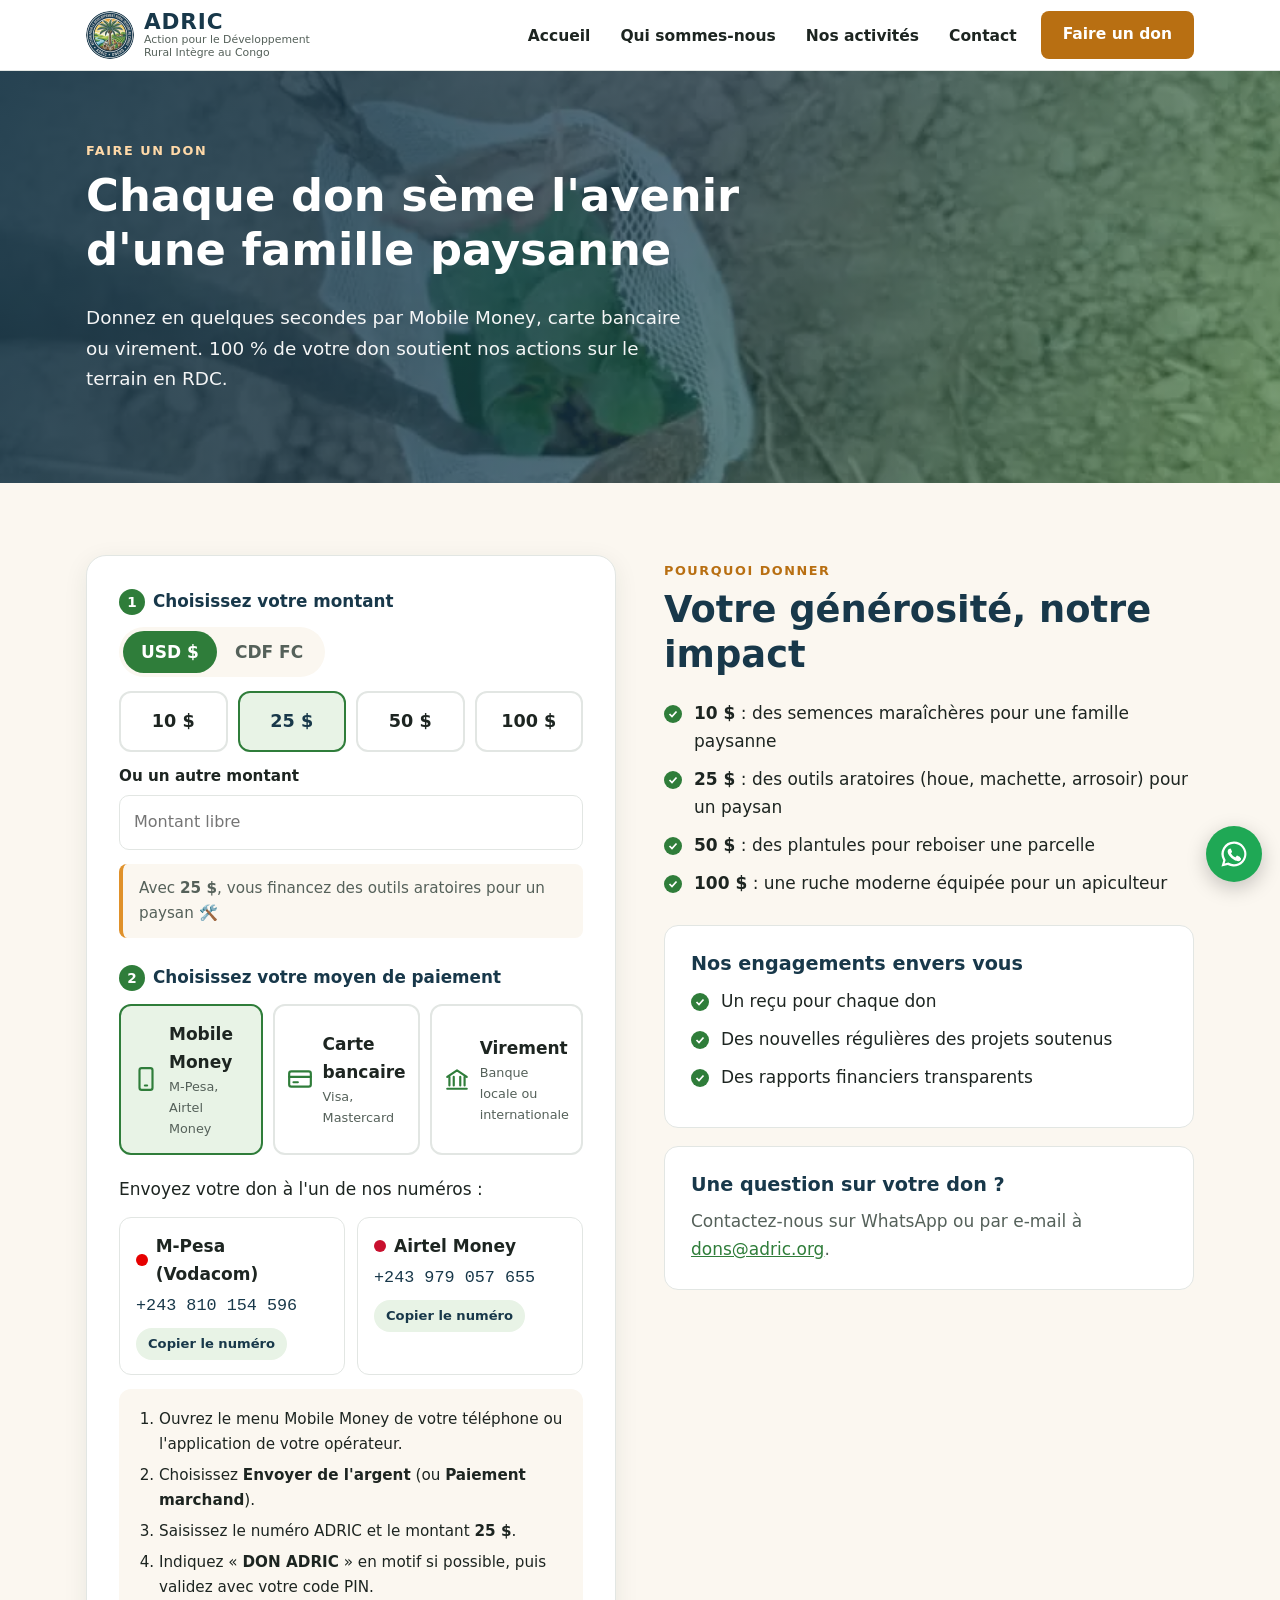
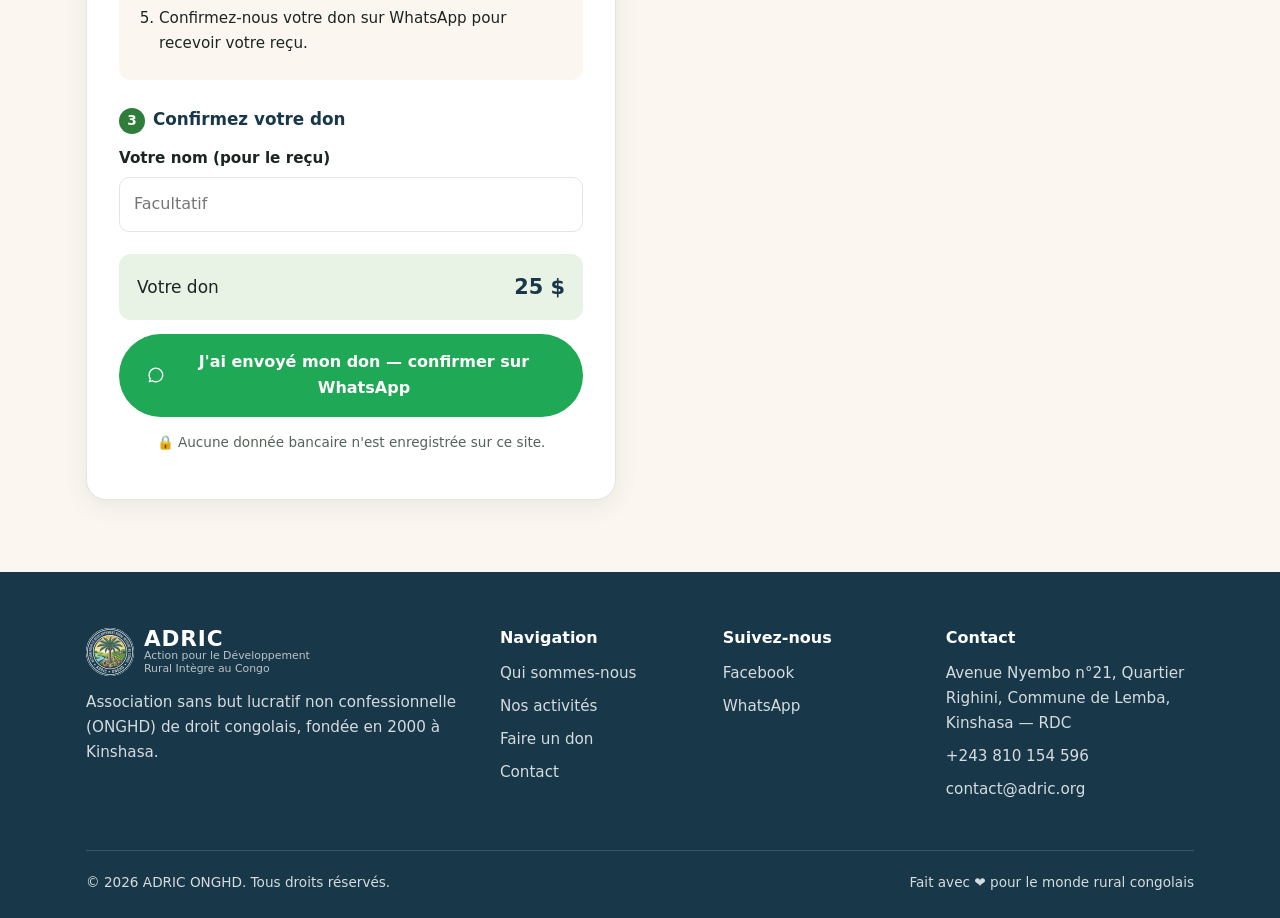
<file: don.html>
<!doctype html>
<html lang="fr">
<head>
  <meta charset="utf-8">
  <meta name="viewport" content="width=device-width, initial-scale=1">
  <title>Faire un don — ADRIC</title>
  <meta name="description" content="Soutenez ADRIC par M-Pesa, Airtel Money ou virement.">
  <link rel="icon" href="images/favicon.png" type="image/png">
  <link rel="stylesheet" href="css/style.css">
</head>
<body>

<header class="entete">
  <div class="conteneur">
    <a href="index.html" class="logo" aria-label="ADRIC, accueil">
      <img src="images/logo-96.png" alt="" width="48" height="48">
      <span><strong>ADRIC</strong><small>Action pour le Développement Rural Intègre au Congo</small></span>
    </a>
    <button class="menu-bouton" aria-label="Ouvrir le menu" aria-expanded="false">
      <svg viewBox="0 0 24 24" fill="none" stroke="currentColor" stroke-width="2.2" stroke-linecap="round"><path d="M4 7h16M4 12h16M4 17h16"/></svg>
    </button>
    <nav class="nav">
      <ul>
        <li><a href="index.html">Accueil</a></li>
        <li><a href="a-propos.html">Qui sommes-nous</a></li>
        <li><a href="projets.html">Nos activités</a></li>
        <li><a href="contact.html">Contact</a></li>
        <li><a href="don.html" class="btn" aria-current="page">Faire un don</a></li>
      </ul>
    </nav>
  </div>
</header>

<main>
  <section class="heros heros--page" style="--photo-heros:url('../images/plantation.webp')">
    <div class="conteneur">
      <span class="surtitre" style="color:#ffd9a8">Faire un don</span>
      <h1>Chaque don sème l'avenir d'une famille paysanne</h1>
      <p>Donnez en quelques secondes par Mobile Money, carte bancaire ou virement. 100 % de votre don soutient nos actions sur le terrain en RDC.</p>
    </div>
  </section>

  <section class="section section--sable">
    <div class="conteneur grille grille--2" style="align-items:start">
      <div class="don-boite">
        <p class="etape-titre"><span>1</span>Choisissez votre montant</p>
        <div class="devises" role="group" aria-label="Devise">
          <button type="button" class="actif" data-devise="USD">USD $</button>
          <button type="button" data-devise="CDF">CDF FC</button>
        </div>
        <div class="montants" id="montants"></div>
        <div class="champ">
          <label for="montant-libre">Ou un autre montant</label>
          <input id="montant-libre" type="number" min="1" inputmode="numeric" placeholder="Montant libre">
        </div>
        <div class="impact" id="impact"></div>

        <p class="etape-titre"><span>2</span>Choisissez votre moyen de paiement</p>
        <div class="methodes" role="tablist">
          <button type="button" class="actif" data-methode="mobile" role="tab">
            <svg viewBox="0 0 24 24" fill="none" stroke="currentColor" stroke-width="2" stroke-linecap="round"><rect x="6" y="2" width="12" height="20" rx="2"/><path d="M11 18h2"/></svg>
            <span>Mobile Money<small>M-Pesa, Airtel Money</small></span>
          </button>
          <button type="button" data-methode="carte" role="tab">
            <svg viewBox="0 0 24 24" fill="none" stroke="currentColor" stroke-width="2" stroke-linecap="round"><rect x="2" y="5" width="20" height="14" rx="2"/><path d="M2 10h20M6 15h4"/></svg>
            <span>Carte bancaire<small>Visa, Mastercard</small></span>
          </button>
          <button type="button" data-methode="virement" role="tab">
            <svg viewBox="0 0 24 24" fill="none" stroke="currentColor" stroke-width="2" stroke-linecap="round" stroke-linejoin="round"><path d="M3 10l9-6 9 6M5 10v8M9 10v8M15 10v8M19 10v8M3 21h18"/></svg>
            <span>Virement<small>Banque locale ou internationale</small></span>
          </button>
        </div>

        <!-- Mobile Money -->
        <div class="panneau actif" id="panneau-mobile">
          <p style="margin-bottom:6px">Envoyez votre don à l'un de nos numéros :</p>
          <!-- Numéros Mobile Money : à modifier dans js/don.js -->
          <div class="operateurs" id="operateurs"></div>
          <div class="encadre">
            <ol>
              <li>Ouvrez le menu Mobile Money de votre téléphone ou l'application de votre opérateur.</li>
              <li>Choisissez <strong>Envoyer de l'argent</strong> (ou <strong>Paiement marchand</strong>).</li>
              <li>Saisissez le numéro ADRIC et le montant <strong class="montant-texte"></strong>.</li>
              <li>Indiquez « <strong>DON ADRIC</strong> » en motif si possible, puis validez avec votre code PIN.</li>
              <li>Confirmez-nous votre don sur WhatsApp pour recevoir votre reçu.</li>
            </ol>
          </div>
        </div>

        <!-- Carte -->
        <div class="panneau" id="panneau-carte">
          <div class="encadre">
            <p>Le paiement par carte est traité par notre prestataire de paiement sécurisé. Vous serez redirigé vers sa page pour saisir vos informations bancaires. <strong>ADRIC n'a jamais accès à vos données de carte.</strong></p>
            <a href="#" id="lien-carte" class="btn btn--vert btn--plein" target="_blank" rel="noopener">Payer <span class="montant-texte"></span> par carte</a>
            <p id="carte-indispo" style="display:none;margin:12px 0 0;color:var(--ocre-fonce)">Le paiement par carte sera bientôt disponible. En attendant, utilisez Mobile Money ou le virement.</p>
          </div>
        </div>

        <!-- Virement -->
        <div class="panneau" id="panneau-virement">
          <!-- ⚠️ À COMPLÉTER : coordonnées bancaires réelles -->
          <div class="encadre">
            <p style="margin-bottom:8px"><strong>Titulaire :</strong> ADRIC ONGHD (Action pour le Développement Rural Intègre au Congo)</p>
            <p style="margin-bottom:8px"><strong>Banque :</strong> [Nom de la banque], Kinshasa</p>
            <p style="margin-bottom:8px"><strong>N° de compte (USD) :</strong> [00000-00000000000-00]</p>
            <p style="margin-bottom:8px"><strong>Code SWIFT :</strong> [XXXXCDKI]</p>
            <p style="margin:0"><strong>Motif :</strong> DON ADRIC + votre nom</p>
          </div>
        </div>

        <p class="etape-titre" style="margin-top:26px"><span>3</span>Confirmez votre don</p>
        <div class="champ" style="margin-bottom:14px">
          <label for="donateur">Votre nom (pour le reçu)</label>
          <input id="donateur" autocomplete="name" placeholder="Facultatif">
        </div>
        <div class="recap">
          <span>Votre don</span>
          <strong class="montant-texte"></strong>
        </div>
        <a href="#" id="confirmer-whatsapp" class="btn btn-whatsapp btn--plein" style="margin-top:14px" target="_blank" rel="noopener">
          <svg viewBox="0 0 24 24" fill="currentColor"><path d="M12 2a10 10 0 0 0-8.6 15.1L2 22l5-1.3A10 10 0 1 0 12 2zm0 18.2a8.2 8.2 0 0 1-4.2-1.2l-.3-.2-3 .8.8-2.9-.2-.3A8.2 8.2 0 1 1 12 20.2z"/></svg>
          J'ai envoyé mon don — confirmer sur WhatsApp
        </a>
        <p class="securite">🔒 Aucune donnée bancaire n'est enregistrée sur ce site.</p>
      </div>

      <div>
        <span class="surtitre">Pourquoi donner</span>
        <h2>Votre générosité, notre impact</h2>
        <!-- ⚠️ À ADAPTER : exemples d'impact selon les coûts réels de l'ONG -->
        <ul class="liste-coche">
          <li><strong>10 $</strong> : des semences maraîchères pour une famille paysanne</li>
          <li><strong>25 $</strong> : des outils aratoires (houe, machette, arrosoir) pour un paysan</li>
          <li><strong>50 $</strong> : des plantules pour reboiser une parcelle</li>
          <li><strong>100 $</strong> : une ruche moderne équipée pour un apiculteur</li>
        </ul>
        <div class="carte" style="margin-top:28px">
          <h3>Nos engagements envers vous</h3>
          <ul class="liste-coche" style="margin:0">
            <li>Un reçu pour chaque don</li>
            <li>Des nouvelles régulières des projets soutenus</li>
            <li>Des rapports financiers transparents</li>
          </ul>
        </div>
        <div class="carte" style="margin-top:18px">
          <h3>Une question sur votre don ?</h3>
          <p>Contactez-nous sur WhatsApp ou par e-mail à <a href="mailto:dons@adric.org">dons@adric.org</a>.</p>
        </div>
      </div>
    </div>
  </section>

  <div class="notif-copie" id="notif-copie">Numéro copié</div>
</main>

<footer class="pied">
  <div class="conteneur">
    <div class="grille">
      <div>
        <a href="index.html" class="logo">
          <img src="images/logo-96.png" alt="" width="48" height="48">
          <span><strong>ADRIC</strong><small>Action pour le Développement Rural Intègre au Congo</small></span>
        </a>
        <p>Association sans but lucratif non confessionnelle (ONGHD) de droit congolais, fondée en 2000 à Kinshasa.</p>
      </div>
      <div>
        <h3>Navigation</h3>
        <ul>
          <li><a href="a-propos.html">Qui sommes-nous</a></li>
          <li><a href="projets.html">Nos activités</a></li>
          <li><a href="don.html">Faire un don</a></li>
          <li><a href="contact.html">Contact</a></li>
        </ul>
      </div>
      <div>
        <h3>Suivez-nous</h3>
        <ul>
          <li><a href="#">Facebook</a></li>
          <li><a href="#" data-whatsapp="Bonjour ADRIC,">WhatsApp</a></li>
        </ul>
      </div>
      <div>
        <h3>Contact</h3>
        <ul>
          <li>Avenue Nyembo n°21, Quartier Righini, Commune de Lemba, Kinshasa — RDC</li>
          <li><a href="tel:+243810154596">+243 810 154 596</a></li>
          <li><a href="mailto:contact@adric.org">contact@adric.org</a></li>
        </ul>
      </div>
    </div>
    <div class="pied-bas">
      <span>© <span data-annee></span> ADRIC ONGHD. Tous droits réservés.</span>
      <span>Fait avec ❤ pour le monde rural congolais</span>
    </div>
  </div>
</footer>

<a class="whatsapp-flottant" href="#" data-whatsapp="Bonjour ADRIC, je souhaite avoir des informations." aria-label="Nous écrire sur WhatsApp">
  <svg viewBox="0 0 24 24" fill="currentColor"><path d="M12 2a10 10 0 0 0-8.6 15.1L2 22l5-1.3A10 10 0 1 0 12 2zm0 18.2a8.2 8.2 0 0 1-4.2-1.2l-.3-.2-3 .8.8-2.9-.2-.3A8.2 8.2 0 1 1 12 20.2zm4.5-6.1c-.2-.1-1.5-.7-1.7-.8-.2-.1-.4-.1-.6.1l-.8 1c-.1.2-.3.2-.5.1a6.7 6.7 0 0 1-3.3-2.9c-.2-.4.3-.4.8-1.3.1-.2 0-.3 0-.4l-.8-1.8c-.2-.5-.4-.4-.6-.4h-.5a1 1 0 0 0-.7.3 3 3 0 0 0-.9 2.2 5.2 5.2 0 0 0 1.1 2.8 11.9 11.9 0 0 0 4.6 4c1.7.7 2.3.8 3.2.7.5-.1 1.5-.6 1.7-1.2.2-.6.2-1.1.1-1.2l-.4-.2z"/></svg>
</a>

<script src="js/main.js"></script>
<script src="js/don.js"></script>
</body>
</html>
</file>
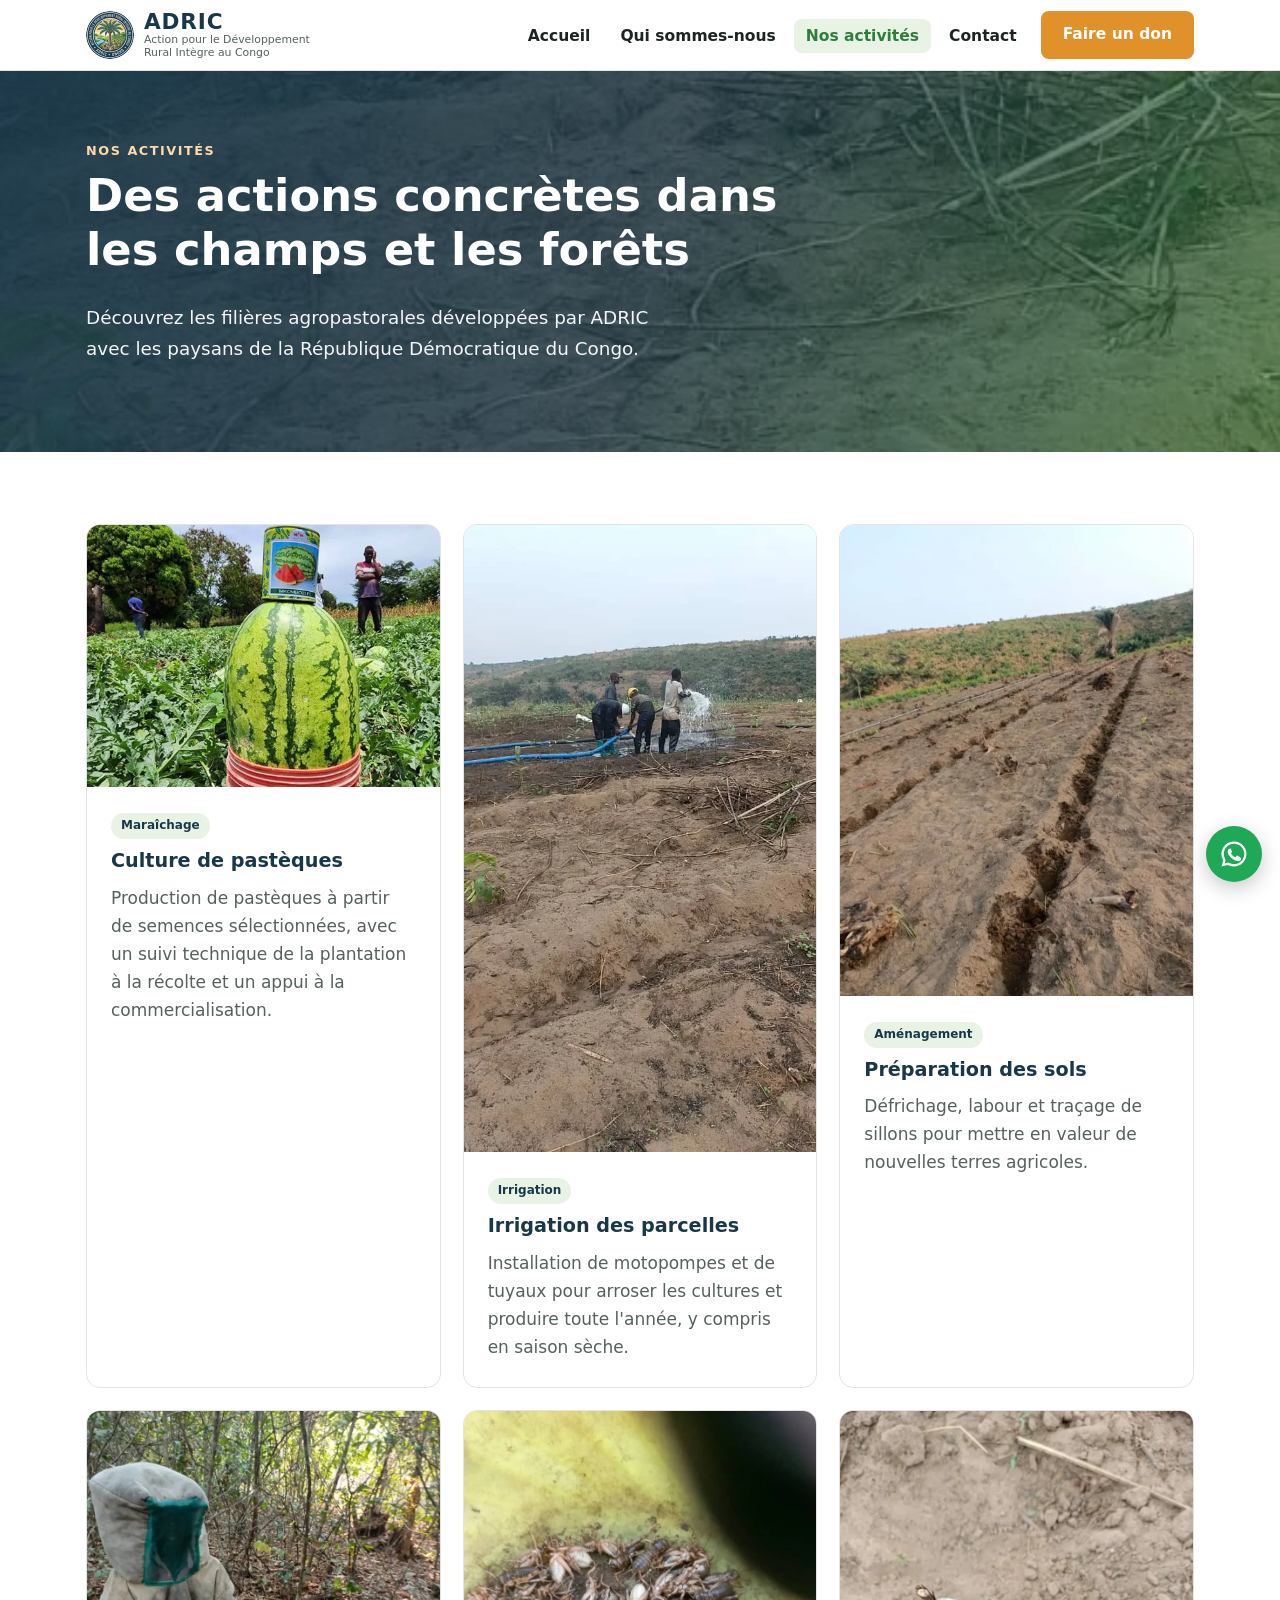
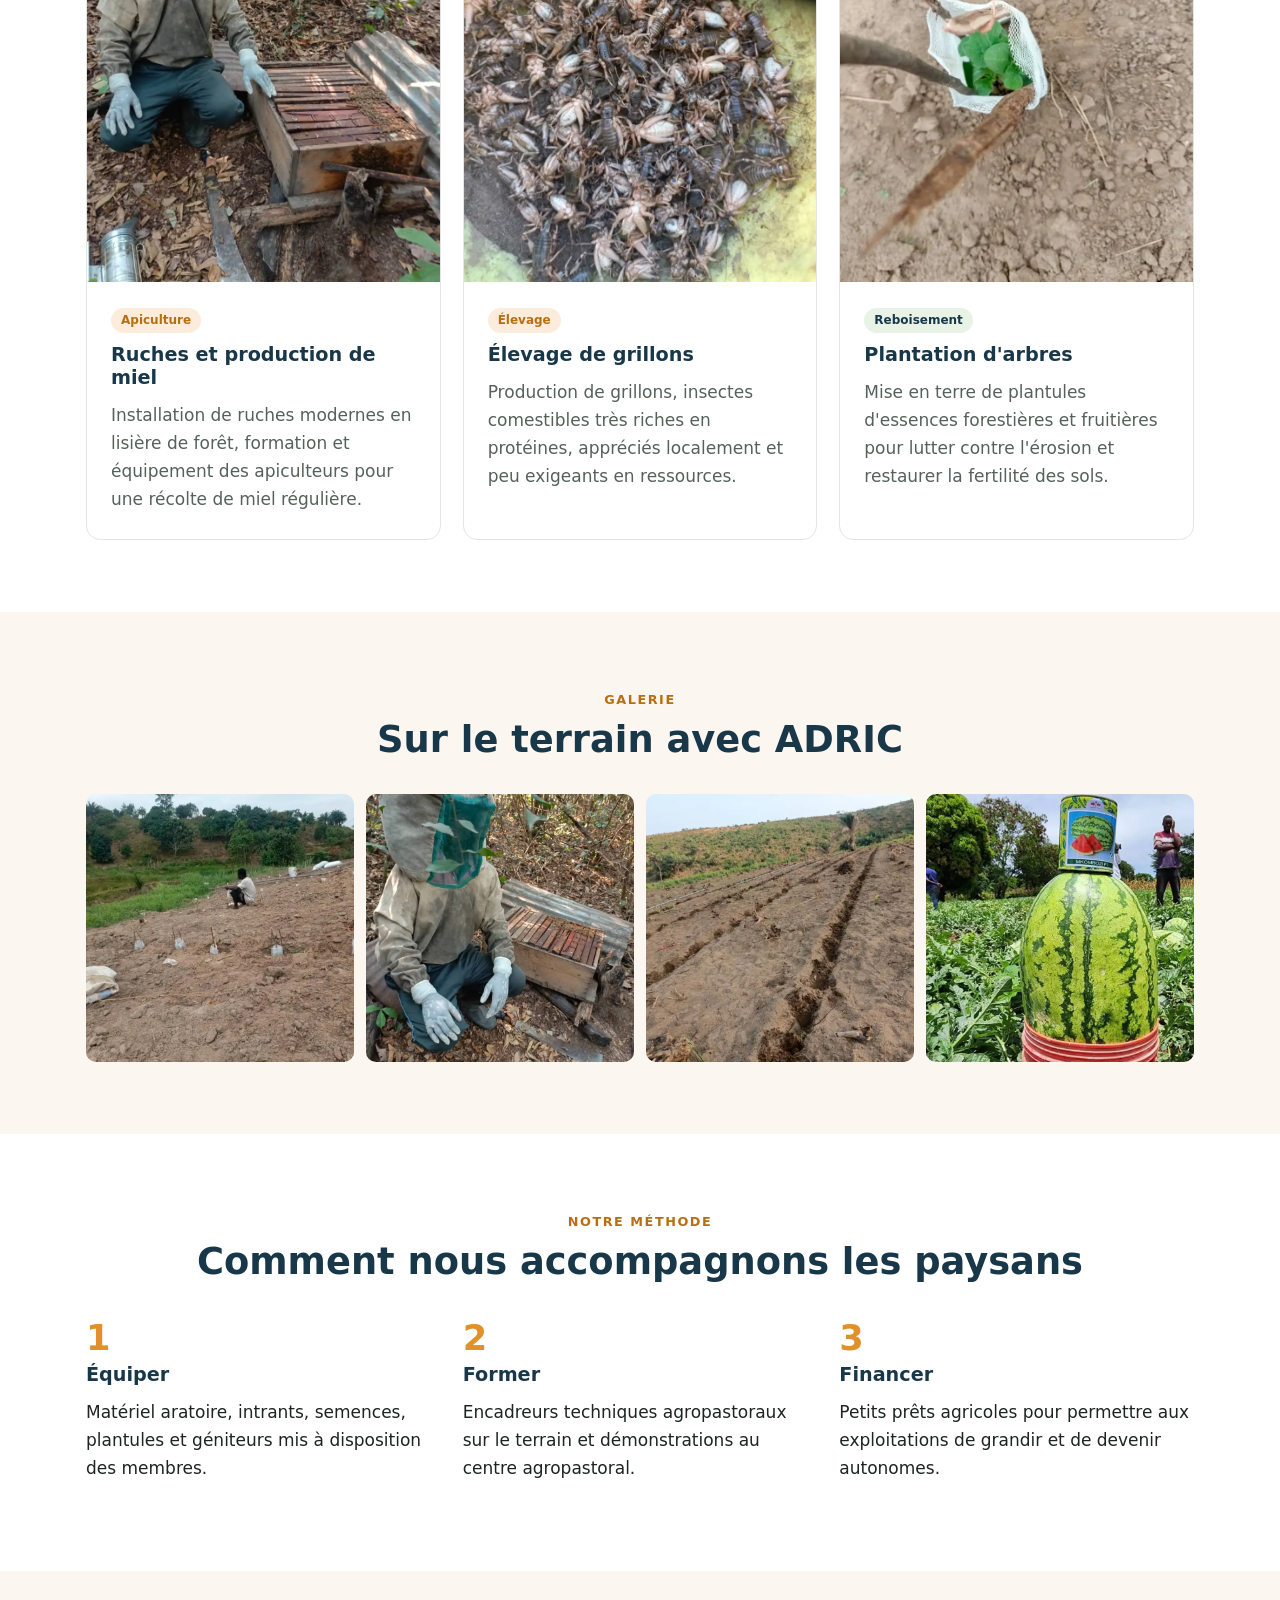
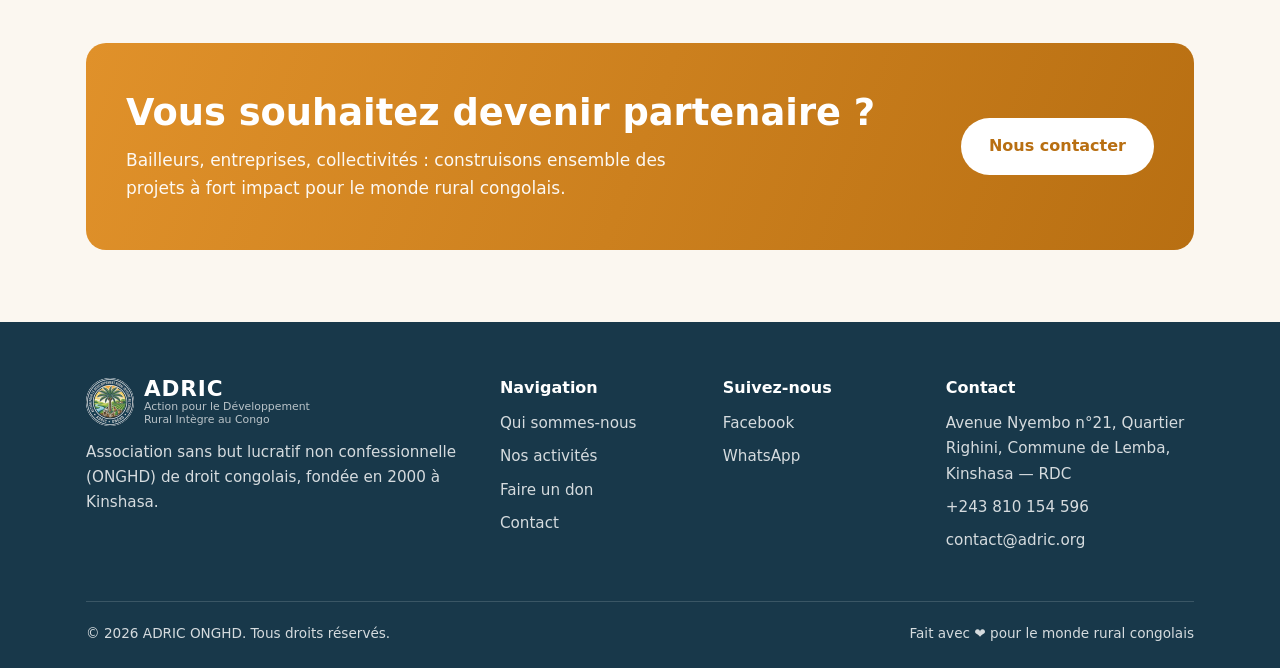
<file: projets.html>
<!doctype html>
<html lang="fr">
<head>
  <meta charset="utf-8">
  <meta name="viewport" content="width=device-width, initial-scale=1">
  <title>Nos activités — ADRIC</title>
  <meta name="description" content="Les activités d'ADRIC en RDC : maraîchage, irrigation, apiculture, élevage de grillons, reboisement et crédit agricole.">
  <link rel="icon" href="images/favicon.png" type="image/png">
  <link rel="stylesheet" href="css/style.css">
</head>
<body>

<header class="entete">
  <div class="conteneur">
    <a href="index.html" class="logo" aria-label="ADRIC, accueil">
      <img src="images/logo-96.png" alt="" width="48" height="48">
      <span><strong>ADRIC</strong><small>Action pour le Développement Rural Intègre au Congo</small></span>
    </a>
    <button class="menu-bouton" aria-label="Ouvrir le menu" aria-expanded="false">
      <svg viewBox="0 0 24 24" fill="none" stroke="currentColor" stroke-width="2.2" stroke-linecap="round"><path d="M4 7h16M4 12h16M4 17h16"/></svg>
    </button>
    <nav class="nav">
      <ul>
        <li><a href="index.html">Accueil</a></li>
        <li><a href="a-propos.html">Qui sommes-nous</a></li>
        <li><a href="projets.html" aria-current="page">Nos activités</a></li>
        <li><a href="contact.html">Contact</a></li>
        <li><a href="don.html" class="btn">Faire un don</a></li>
      </ul>
    </nav>
  </div>
</header>

<main>
  <section class="heros heros--page" style="--photo-heros:url('../images/irrigation.webp')">
    <div class="conteneur">
      <span class="surtitre" style="color:#ffd9a8">Nos activités</span>
      <h1>Des actions concrètes dans les champs et les forêts</h1>
      <p>Découvrez les filières agropastorales développées par ADRIC avec les paysans de la République Démocratique du Congo.</p>
    </div>
  </section>

  <section class="section">
    <div class="conteneur">
      <!-- Pour ajouter une activité : copier un bloc <article> et changer la photo, le titre et le texte -->
      <div class="grille grille--3">
        <article class="carte projet">
          <div class="visuel"><img src="images/pasteques.webp" alt="Pastèque récoltée dans un champ" loading="lazy"></div>
          <div class="corps">
            <span class="etiquette">Maraîchage</span>
            <h3>Culture de pastèques</h3>
            <p>Production de pastèques à partir de semences sélectionnées, avec un suivi technique de la plantation à la récolte et un appui à la commercialisation.</p>
          </div>
        </article>
        <article class="carte projet">
          <div class="visuel"><img src="images/irrigation.webp" alt="Installation d'un système d'irrigation" loading="lazy"></div>
          <div class="corps">
            <span class="etiquette">Irrigation</span>
            <h3>Irrigation des parcelles</h3>
            <p>Installation de motopompes et de tuyaux pour arroser les cultures et produire toute l'année, y compris en saison sèche.</p>
          </div>
        </article>
        <article class="carte projet">
          <div class="visuel"><img src="images/preparation-sols.webp" alt="Parcelle labourée avec des sillons" loading="lazy"></div>
          <div class="corps">
            <span class="etiquette">Aménagement</span>
            <h3>Préparation des sols</h3>
            <p>Défrichage, labour et traçage de sillons pour mettre en valeur de nouvelles terres agricoles.</p>
          </div>
        </article>
        <article class="carte projet">
          <div class="visuel"><img src="images/apiculture.webp" alt="Apiculteur en tenue de protection ouvrant une ruche" loading="lazy"></div>
          <div class="corps">
            <span class="etiquette etiquette--ocre">Apiculture</span>
            <h3>Ruches et production de miel</h3>
            <p>Installation de ruches modernes en lisière de forêt, formation et équipement des apiculteurs pour une récolte de miel régulière.</p>
          </div>
        </article>
        <article class="carte projet">
          <div class="visuel"><img src="images/grillons.webp" alt="Grillons récoltés dans une bassine" loading="lazy"></div>
          <div class="corps">
            <span class="etiquette etiquette--ocre">Élevage</span>
            <h3>Élevage de grillons</h3>
            <p>Production de grillons, insectes comestibles très riches en protéines, appréciés localement et peu exigeants en ressources.</p>
          </div>
        </article>
        <article class="carte projet">
          <div class="visuel"><img src="images/plantation.webp" alt="Jeune plant mis en terre" loading="lazy"></div>
          <div class="corps">
            <span class="etiquette">Reboisement</span>
            <h3>Plantation d'arbres</h3>
            <p>Mise en terre de plantules d'essences forestières et fruitières pour lutter contre l'érosion et restaurer la fertilité des sols.</p>
          </div>
        </article>
      </div>
    </div>
  </section>

  <section class="section section--sable">
    <div class="conteneur">
      <div class="centre">
        <span class="surtitre">Galerie</span>
        <h2>Sur le terrain avec ADRIC</h2>
      </div>
      <div class="galerie" style="margin-top:32px">
        <img src="images/reboisement.webp" alt="Parcelle de jeunes plants" loading="lazy">
        <img src="images/apiculture-2.webp" alt="Apiculteur près d'une ruche" loading="lazy">
        <img src="images/preparation-sols.webp" alt="Sillons dans un champ" loading="lazy">
        <img src="images/pasteques.webp" alt="Champ de pastèques" loading="lazy">
      </div>
    </div>
  </section>

  <section class="section">
    <div class="conteneur">
      <div class="centre">
        <span class="surtitre">Notre méthode</span>
        <h2>Comment nous accompagnons les paysans</h2>
      </div>
      <div class="grille grille--3" style="margin-top:36px">
        <div class="etape"><strong>1</strong><h3>Équiper</h3><p>Matériel aratoire, intrants, semences, plantules et géniteurs mis à disposition des membres.</p></div>
        <div class="etape"><strong>2</strong><h3>Former</h3><p>Encadreurs techniques agropastoraux sur le terrain et démonstrations au centre agropastoral.</p></div>
        <div class="etape"><strong>3</strong><h3>Financer</h3><p>Petits prêts agricoles pour permettre aux exploitations de grandir et de devenir autonomes.</p></div>
      </div>
    </div>
  </section>

  <section class="section section--sable">
    <div class="conteneur">
      <div class="bandeau-don">
        <div>
          <h2>Vous souhaitez devenir partenaire ?</h2>
          <p>Bailleurs, entreprises, collectivités : construisons ensemble des projets à fort impact pour le monde rural congolais.</p>
        </div>
        <a href="contact.html" class="btn">Nous contacter</a>
      </div>
    </div>
  </section>
</main>

<footer class="pied">
  <div class="conteneur">
    <div class="grille">
      <div>
        <a href="index.html" class="logo">
          <img src="images/logo-96.png" alt="" width="48" height="48">
          <span><strong>ADRIC</strong><small>Action pour le Développement Rural Intègre au Congo</small></span>
        </a>
        <p>Association sans but lucratif non confessionnelle (ONGHD) de droit congolais, fondée en 2000 à Kinshasa.</p>
      </div>
      <div>
        <h3>Navigation</h3>
        <ul>
          <li><a href="a-propos.html">Qui sommes-nous</a></li>
          <li><a href="projets.html">Nos activités</a></li>
          <li><a href="don.html">Faire un don</a></li>
          <li><a href="contact.html">Contact</a></li>
        </ul>
      </div>
      <div>
        <h3>Suivez-nous</h3>
        <ul>
          <li><a href="#">Facebook</a></li>
          <li><a href="#" data-whatsapp="Bonjour ADRIC,">WhatsApp</a></li>
        </ul>
      </div>
      <div>
        <h3>Contact</h3>
        <ul>
          <li>Avenue Nyembo n°21, Quartier Righini, Commune de Lemba, Kinshasa — RDC</li>
          <li><a href="tel:+243810154596">+243 810 154 596</a></li>
          <li><a href="mailto:contact@adric.org">contact@adric.org</a></li>
        </ul>
      </div>
    </div>
    <div class="pied-bas">
      <span>© <span data-annee></span> ADRIC ONGHD. Tous droits réservés.</span>
      <span>Fait avec ❤ pour le monde rural congolais</span>
    </div>
  </div>
</footer>

<a class="whatsapp-flottant" href="#" data-whatsapp="Bonjour ADRIC, je souhaite avoir des informations." aria-label="Nous écrire sur WhatsApp">
  <svg viewBox="0 0 24 24" fill="currentColor"><path d="M12 2a10 10 0 0 0-8.6 15.1L2 22l5-1.3A10 10 0 1 0 12 2zm0 18.2a8.2 8.2 0 0 1-4.2-1.2l-.3-.2-3 .8.8-2.9-.2-.3A8.2 8.2 0 1 1 12 20.2zm4.5-6.1c-.2-.1-1.5-.7-1.7-.8-.2-.1-.4-.1-.6.1l-.8 1c-.1.2-.3.2-.5.1a6.7 6.7 0 0 1-3.3-2.9c-.2-.4.3-.4.8-1.3.1-.2 0-.3 0-.4l-.8-1.8c-.2-.5-.4-.4-.6-.4h-.5a1 1 0 0 0-.7.3 3 3 0 0 0-.9 2.2 5.2 5.2 0 0 0 1.1 2.8 11.9 11.9 0 0 0 4.6 4c1.7.7 2.3.8 3.2.7.5-.1 1.5-.6 1.7-1.2.2-.6.2-1.1.1-1.2l-.4-.2z"/></svg>
</a>

<script src="js/main.js"></script>
</body>
</html>
</file>
<file: css/style.css>
/* ADRIC — feuille de style principale
   Site léger, pensé d'abord pour mobile et connexions lentes. */

:root {
  --vert: #2f7d3a;
  --vert-fonce: #18384a; /* bleu marine du logo */
  --vert-clair: #e8f3e6;
  --ocre: #e0912a;
  --ocre-fonce: #b86f12;
  --sable: #fbf7f0;
  --texte: #1d2521;
  --texte-doux: #55615a;
  --blanc: #ffffff;
  --bord: #e2e6e3;
  --rayon: 14px;
  --ombre: 0 6px 24px rgba(20, 50, 35, 0.08);
  --max: 1140px;
}

* { box-sizing: border-box; }

html { scroll-behavior: smooth; }

body {
  margin: 0;
  font-family: system-ui, -apple-system, "Segoe UI", Roboto, "Helvetica Neue", Arial, sans-serif;
  font-size: 17px;
  line-height: 1.65;
  color: var(--texte);
  background: var(--blanc);
}

img { max-width: 100%; display: block; }

a { color: var(--vert); }

h1, h2, h3 { line-height: 1.2; margin: 0 0 .6em; color: var(--vert-fonce); }
h1 { font-size: clamp(2rem, 5vw, 3.2rem); }
h2 { font-size: clamp(1.6rem, 3.5vw, 2.3rem); }
h3 { font-size: 1.2rem; }
p { margin: 0 0 1em; }

.conteneur { width: 100%; max-width: var(--max); margin: 0 auto; padding: 0 16px; }

.section { padding: 72px 0; }
.section--sable { background: var(--sable); }
.section--vert { background: var(--vert); color: var(--blanc); }
.section--vert h2, .section--vert h3 { color: var(--blanc); }

.surtitre {
  display: inline-block;
  font-size: .8rem;
  font-weight: 700;
  letter-spacing: .12em;
  text-transform: uppercase;
  color: var(--ocre-fonce);
  margin-bottom: .6em;
}

.intro { max-width: 680px; color: var(--texte-doux); font-size: 1.08rem; }
.centre { text-align: center; }
.centre .intro { margin-left: auto; margin-right: auto; }

/* ---------- Boutons ---------- */
.btn {
  display: inline-block;
  padding: 13px 26px;
  border-radius: 999px;
  font-weight: 700;
  text-decoration: none;
  border: 2px solid transparent;
  cursor: pointer;
  font-size: 1rem;
  transition: background .2s, color .2s, transform .1s;
}
.btn:active { transform: scale(.98); }
.btn--ocre { background: var(--ocre); color: var(--blanc); }
.btn--ocre:hover { background: var(--ocre-fonce); }
.btn--vert { background: var(--vert); color: var(--blanc); }
.btn--vert:hover { background: var(--vert-fonce); }
.btn--contour { border-color: currentColor; color: var(--blanc); background: transparent; }
.btn--contour:hover { background: rgba(255,255,255,.12); }
.btn--plein { width: 100%; text-align: center; }

/* ---------- En-tête ---------- */
.entete {
  position: sticky;
  top: 0;
  z-index: 50;
  background: rgba(255,255,255,.97);
  border-bottom: 1px solid var(--bord);
}
.entete .conteneur { display: flex; align-items: center; justify-content: space-between; height: 70px; }

.logo { display: flex; align-items: center; gap: 10px; text-decoration: none; color: var(--vert-fonce); }
.logo svg, .logo img { width: 48px; height: 48px; flex-shrink: 0; border-radius: 50%; }
.logo strong { font-size: 1.35rem; letter-spacing: .04em; display: block; line-height: 1; }
.logo small { font-size: .68rem; color: var(--texte-doux); display: block; line-height: 1.2; max-width: 190px; }

.nav ul { list-style: none; margin: 0; padding: 0; display: flex; gap: 6px; align-items: center; }
.nav a {
  text-decoration: none;
  color: var(--texte);
  font-weight: 600;
  padding: 8px 12px;
  border-radius: 8px;
  font-size: .97rem;
}
.nav a:hover, .nav a[aria-current="page"] { color: var(--vert); background: var(--vert-clair); }
.nav .btn { color: var(--blanc); background: var(--ocre); padding: 9px 20px; margin-left: 6px; }
.nav .btn:hover, .nav .btn[aria-current="page"] { background: var(--ocre-fonce); color: var(--blanc); }

.menu-bouton {
  display: none;
  background: none;
  border: 0;
  padding: 8px;
  cursor: pointer;
  color: var(--vert-fonce);
}
.menu-bouton svg { width: 28px; height: 28px; }

@media (max-width: 880px) {
  .menu-bouton { display: block; }
  .nav {
    display: none;
    position: absolute;
    top: 70px; left: 0; right: 0;
    background: var(--blanc);
    border-bottom: 1px solid var(--bord);
    box-shadow: var(--ombre);
  }
  .nav.ouvert { display: block; }
  .nav ul { flex-direction: column; align-items: stretch; padding: 12px 16px 20px; gap: 2px; }
  .nav a { display: block; padding: 12px; }
  .nav .btn { margin: 8px 0 0; text-align: center; }
}

/* ---------- Héros ---------- */
.heros {
  position: relative;
  color: var(--blanc);
  background:
    linear-gradient(115deg, rgba(24,56,74,.92) 0%, rgba(24,56,74,.72) 50%, rgba(47,125,58,.55) 100%),
    /* --photo-heros est relatif au dossier css/ : écrire url('../images/photo.webp') */
    var(--photo-heros, url("../images/pasteques.webp")) center/cover no-repeat,
    var(--vert-fonce);
  padding: 96px 0 110px;
  overflow: hidden;
}
.heros h1 { color: var(--blanc); max-width: 760px; }
.heros p { max-width: 600px; font-size: 1.15rem; opacity: .95; }
.heros .actions { display: flex; flex-wrap: wrap; gap: 12px; margin-top: 28px; }
.heros--page { padding: 64px 0 70px; }
.heros--page h1 { font-size: clamp(1.9rem, 4.5vw, 2.8rem); }

/* ---------- Chiffres ---------- */
.chiffres {
  display: grid;
  grid-template-columns: repeat(4, 1fr);
  gap: 16px;
  margin-top: -56px;
  position: relative;
  z-index: 2;
}
.chiffre {
  background: var(--blanc);
  border-radius: var(--rayon);
  box-shadow: var(--ombre);
  padding: 24px 18px;
  text-align: center;
}
.chiffre strong { display: block; font-size: 2rem; color: var(--ocre-fonce); line-height: 1.1; }
.chiffre span { color: var(--texte-doux); font-size: .93rem; }
@media (max-width: 760px) { .chiffres { grid-template-columns: repeat(2, 1fr); } }

/* ---------- Grilles & cartes ---------- */
.grille { display: grid; gap: 22px; }
.grille--3 { grid-template-columns: repeat(3, 1fr); }
.grille--2 { grid-template-columns: repeat(2, 1fr); align-items: center; gap: 48px; }
@media (max-width: 900px) { .grille--3 { grid-template-columns: repeat(2, 1fr); } }
@media (max-width: 640px) { .grille--3, .grille--2 { grid-template-columns: 1fr; gap: 24px; } }

.carte {
  background: var(--blanc);
  border: 1px solid var(--bord);
  border-radius: var(--rayon);
  padding: 26px;
  transition: box-shadow .2s, transform .2s;
}
.carte:hover { box-shadow: var(--ombre); transform: translateY(-2px); }
.carte p { color: var(--texte-doux); margin-bottom: 0; }

.icone {
  width: 54px; height: 54px;
  border-radius: 12px;
  background: var(--vert-clair);
  color: var(--vert);
  display: grid; place-items: center;
  margin-bottom: 16px;
}
.icone svg { width: 28px; height: 28px; }

/* Carte projet avec visuel */
.projet { padding: 0; overflow: hidden; display: flex; flex-direction: column; }
.projet .visuel {
  aspect-ratio: 16 / 10;
  background: linear-gradient(135deg, var(--vert) 0%, var(--ocre) 100%);
  display: grid; place-items: center;
  color: rgba(255,255,255,.85);
}
.projet .visuel svg { width: 64px; height: 64px; }
.projet .visuel img { width: 100%; height: 100%; object-fit: cover; }
.projet .corps { padding: 22px 24px 26px; flex: 1; }
.etiquette {
  display: inline-block;
  font-size: .75rem;
  font-weight: 700;
  padding: 3px 10px;
  border-radius: 999px;
  background: var(--vert-clair);
  color: var(--vert-fonce);
  margin-bottom: 10px;
}
.etiquette--ocre { background: #fbecdc; color: var(--ocre-fonce); }
.lieu { font-size: .88rem; color: var(--texte-doux); margin-top: 12px; display: flex; align-items: center; gap: 6px; }

/* Bloc image d'illustration */
.illustration {
  border-radius: var(--rayon);
  aspect-ratio: 4 / 3;
  background: linear-gradient(145deg, var(--vert-clair), #f6e3cc);
  display: grid; place-items: center;
  color: var(--vert);
}
.illustration svg { width: 45%; height: auto; }

/* Liste à puces cochées */
.liste-coche { list-style: none; padding: 0; margin: 0 0 1.2em; }
.liste-coche li { padding-left: 30px; position: relative; margin-bottom: 10px; }
.liste-coche li::before {
  content: "";
  position: absolute; left: 0; top: 6px;
  width: 18px; height: 18px;
  border-radius: 50%;
  background: var(--vert) url("data:image/svg+xml,%3Csvg xmlns='http://www.w3.org/2000/svg' viewBox='0 0 24 24' fill='none' stroke='white' stroke-width='3.5'%3E%3Cpath d='M5 12l5 5 9-10'/%3E%3C/svg%3E") center/12px no-repeat;
}

/* Bandeau appel au don */
.bandeau-don {
  background: linear-gradient(110deg, var(--ocre) 0%, var(--ocre-fonce) 100%);
  color: var(--blanc);
  border-radius: 20px;
  padding: 48px 40px;
  display: flex;
  align-items: center;
  justify-content: space-between;
  gap: 24px;
  flex-wrap: wrap;
}
.bandeau-don h2 { color: var(--blanc); margin-bottom: .3em; }
.bandeau-don p { margin: 0; opacity: .95; max-width: 560px; }
.bandeau-don .btn { background: var(--blanc); color: var(--ocre-fonce); }
.bandeau-don .btn:hover { background: var(--sable); }
@media (max-width: 640px) { .bandeau-don { padding: 32px 22px; } }

/* Étapes / valeurs */
.etape strong { display: block; font-size: 2.2rem; color: var(--ocre); line-height: 1; margin-bottom: 8px; }

/* Équipe */
.membre { text-align: center; }
.avatar {
  width: 96px; height: 96px;
  margin: 0 auto 14px;
  border-radius: 50%;
  background: var(--vert-clair);
  color: var(--vert);
  display: grid; place-items: center;
  font-weight: 800; font-size: 1.6rem;
}
.membre p { font-size: .92rem; }

/* ---------- Formulaires ---------- */
.formulaire { display: grid; gap: 16px; }
.champ label { display: block; font-weight: 600; margin-bottom: 6px; font-size: .95rem; }
.champ input, .champ textarea, .champ select {
  width: 100%;
  padding: 13px 14px;
  border: 1.5px solid var(--bord);
  border-radius: 10px;
  font: inherit;
  font-size: 1rem;
  background: var(--blanc);
  color: var(--texte);
}
.champ input:focus, .champ textarea:focus, .champ select:focus { outline: none; border-color: var(--vert); box-shadow: 0 0 0 3px var(--vert-clair); }
.champ textarea { min-height: 140px; resize: vertical; }
.deux-col { display: grid; grid-template-columns: 1fr 1fr; gap: 16px; }
@media (max-width: 560px) { .deux-col { grid-template-columns: 1fr; } }

.coordonnees { list-style: none; padding: 0; margin: 0; }
.coordonnees li { display: flex; gap: 14px; margin-bottom: 22px; }
.coordonnees .icone { margin: 0; flex-shrink: 0; width: 46px; height: 46px; }
.coordonnees .icone svg { width: 22px; height: 22px; }
.coordonnees strong { display: block; color: var(--vert-fonce); }

/* ---------- Page don ---------- */
.don-boite {
  background: var(--blanc);
  border-radius: 20px;
  box-shadow: var(--ombre);
  padding: 32px;
  border: 1px solid var(--bord);
}
@media (max-width: 560px) { .don-boite { padding: 22px 18px; } }

.etape-titre { font-weight: 700; color: var(--vert-fonce); margin: 0 0 12px; font-size: 1.05rem; }
.etape-titre span {
  display: inline-grid; place-items: center;
  width: 26px; height: 26px; border-radius: 50%;
  background: var(--vert); color: var(--blanc);
  font-size: .85rem; margin-right: 8px;
}

.devises { display: inline-flex; background: var(--sable); border-radius: 999px; padding: 4px; margin-bottom: 14px; }
.devises button {
  border: 0; background: none; padding: 7px 18px; border-radius: 999px;
  font: inherit; font-weight: 700; cursor: pointer; color: var(--texte-doux);
}
.devises button.actif { background: var(--vert); color: var(--blanc); }

.montants { display: grid; grid-template-columns: repeat(4, 1fr); gap: 10px; margin-bottom: 12px; }
@media (max-width: 480px) { .montants { grid-template-columns: repeat(2, 1fr); } }
.montants button {
  border: 2px solid var(--bord);
  background: var(--blanc);
  border-radius: 12px;
  padding: 14px 6px;
  font: inherit; font-weight: 800; font-size: 1.1rem;
  color: var(--texte);
  cursor: pointer;
}
.montants button:hover { border-color: var(--vert); }
.montants button.actif { border-color: var(--vert); background: var(--vert-clair); color: var(--vert-fonce); }

.impact {
  background: var(--sable);
  border-left: 4px solid var(--ocre);
  padding: 12px 16px;
  border-radius: 8px;
  font-size: .95rem;
  color: var(--texte-doux);
  margin: 14px 0 26px;
}

.methodes { display: grid; grid-template-columns: repeat(3, 1fr); gap: 10px; margin-bottom: 20px; }
@media (max-width: 560px) { .methodes { grid-template-columns: 1fr; } }
.methodes button {
  border: 2px solid var(--bord);
  background: var(--blanc);
  border-radius: 12px;
  padding: 14px 12px;
  font: inherit; font-weight: 700;
  cursor: pointer; text-align: left;
  display: flex; align-items: center; gap: 10px;
  color: var(--texte);
}
.methodes button small { display: block; font-weight: 400; color: var(--texte-doux); font-size: .8rem; }
.methodes button.actif { border-color: var(--vert); background: var(--vert-clair); }
.methodes svg { width: 26px; height: 26px; color: var(--vert); flex-shrink: 0; }

.panneau { display: none; }
.panneau.actif { display: block; }

.operateurs { display: grid; grid-template-columns: repeat(2, 1fr); gap: 12px; margin: 14px 0; }
@media (max-width: 480px) { .operateurs { grid-template-columns: 1fr; } }
.operateur {
  border: 1px solid var(--bord);
  border-radius: 12px;
  padding: 14px 16px;
  background: var(--blanc);
}
.operateur .nom { font-weight: 800; display: flex; align-items: center; gap: 8px; }
.pastille { width: 12px; height: 12px; border-radius: 50%; display: inline-block; }
.operateur .numero { font-family: ui-monospace, Consolas, monospace; font-size: 1.05rem; margin-top: 4px; color: var(--vert-fonce); }
.operateur button {
  margin-top: 8px; border: 0; background: var(--vert-clair); color: var(--vert-fonce);
  font: inherit; font-size: .82rem; font-weight: 700; padding: 5px 12px; border-radius: 999px; cursor: pointer;
}

.encadre {
  background: var(--sable);
  border-radius: 12px;
  padding: 18px 20px;
  font-size: .95rem;
}
.encadre ol { margin: 0; padding-left: 20px; }
.encadre li { margin-bottom: 6px; }

.recap {
  margin-top: 22px;
  padding: 16px 18px;
  border-radius: 12px;
  background: var(--vert-clair);
  display: flex; justify-content: space-between; align-items: center; gap: 12px; flex-wrap: wrap;
}
.recap strong { font-size: 1.3rem; color: var(--vert-fonce); }

.btn-whatsapp { background: #1fa855; color: var(--blanc); display: inline-flex; align-items: center; gap: 8px; justify-content: center; }
.btn-whatsapp:hover { background: #178a45; }
.btn-whatsapp svg { width: 20px; height: 20px; }

.securite { font-size: .85rem; color: var(--texte-doux); text-align: center; margin-top: 14px; }

/* ---------- Pied de page ---------- */
.pied {
  background: var(--vert-fonce);
  color: rgba(255,255,255,.82);
  padding: 56px 0 24px;
  font-size: .95rem;
}
.pied .grille { grid-template-columns: 2fr 1fr 1fr 1.3fr; gap: 32px; }
@media (max-width: 860px) { .pied .grille { grid-template-columns: 1fr 1fr; } }
@media (max-width: 520px) { .pied .grille { grid-template-columns: 1fr; } }
.pied h3 { color: var(--blanc); font-size: 1rem; margin-bottom: 14px; }
.pied a { color: rgba(255,255,255,.82); text-decoration: none; }
.pied a:hover { color: var(--blanc); text-decoration: underline; }
.pied ul { list-style: none; padding: 0; margin: 0; }
.pied li { margin-bottom: 8px; }
.pied .logo { color: var(--blanc); margin-bottom: 14px; }
.pied .logo small { color: rgba(255,255,255,.7); }
.pied-bas {
  border-top: 1px solid rgba(255,255,255,.15);
  margin-top: 40px; padding-top: 20px;
  display: flex; justify-content: space-between; flex-wrap: wrap; gap: 10px;
  font-size: .85rem;
}

/* Bouton WhatsApp flottant */
.whatsapp-flottant {
  position: fixed;
  right: 18px; bottom: 18px;
  width: 56px; height: 56px;
  border-radius: 50%;
  background: #1fa855;
  color: var(--blanc);
  display: grid; place-items: center;
  box-shadow: 0 6px 20px rgba(0,0,0,.22);
  z-index: 60;
}
.whatsapp-flottant svg { width: 30px; height: 30px; }

/* Message de confirmation */
.message-ok {
  display: none;
  background: var(--vert-clair);
  color: var(--vert-fonce);
  border-radius: 10px;
  padding: 14px 16px;
  font-weight: 600;
}
.message-ok.visible { display: block; }

.notif-copie {
  position: fixed; left: 50%; bottom: 90px; transform: translateX(-50%);
  background: var(--texte); color: var(--blanc);
  padding: 10px 18px; border-radius: 999px; font-size: .9rem;
  opacity: 0; pointer-events: none; transition: opacity .2s;
  z-index: 70;
}
.notif-copie.visible { opacity: 1; }

/* ---------- Photos ---------- */
.photo {
  border-radius: var(--rayon);
  width: 100%;
  aspect-ratio: 4 / 3;
  object-fit: cover;
  box-shadow: var(--ombre);
}
.photo--haute { aspect-ratio: 4 / 5; }
.galerie { display: grid; grid-template-columns: repeat(4, 1fr); gap: 12px; }
.galerie img { width: 100%; aspect-ratio: 1; object-fit: cover; border-radius: 10px; }
@media (max-width: 760px) { .galerie { grid-template-columns: repeat(2, 1fr); } }
.logo-grand { width: 220px; height: 220px; border-radius: 50%; margin: 0 auto; box-shadow: var(--ombre); }
.pied .logo img { background: #fff; }
</file>
